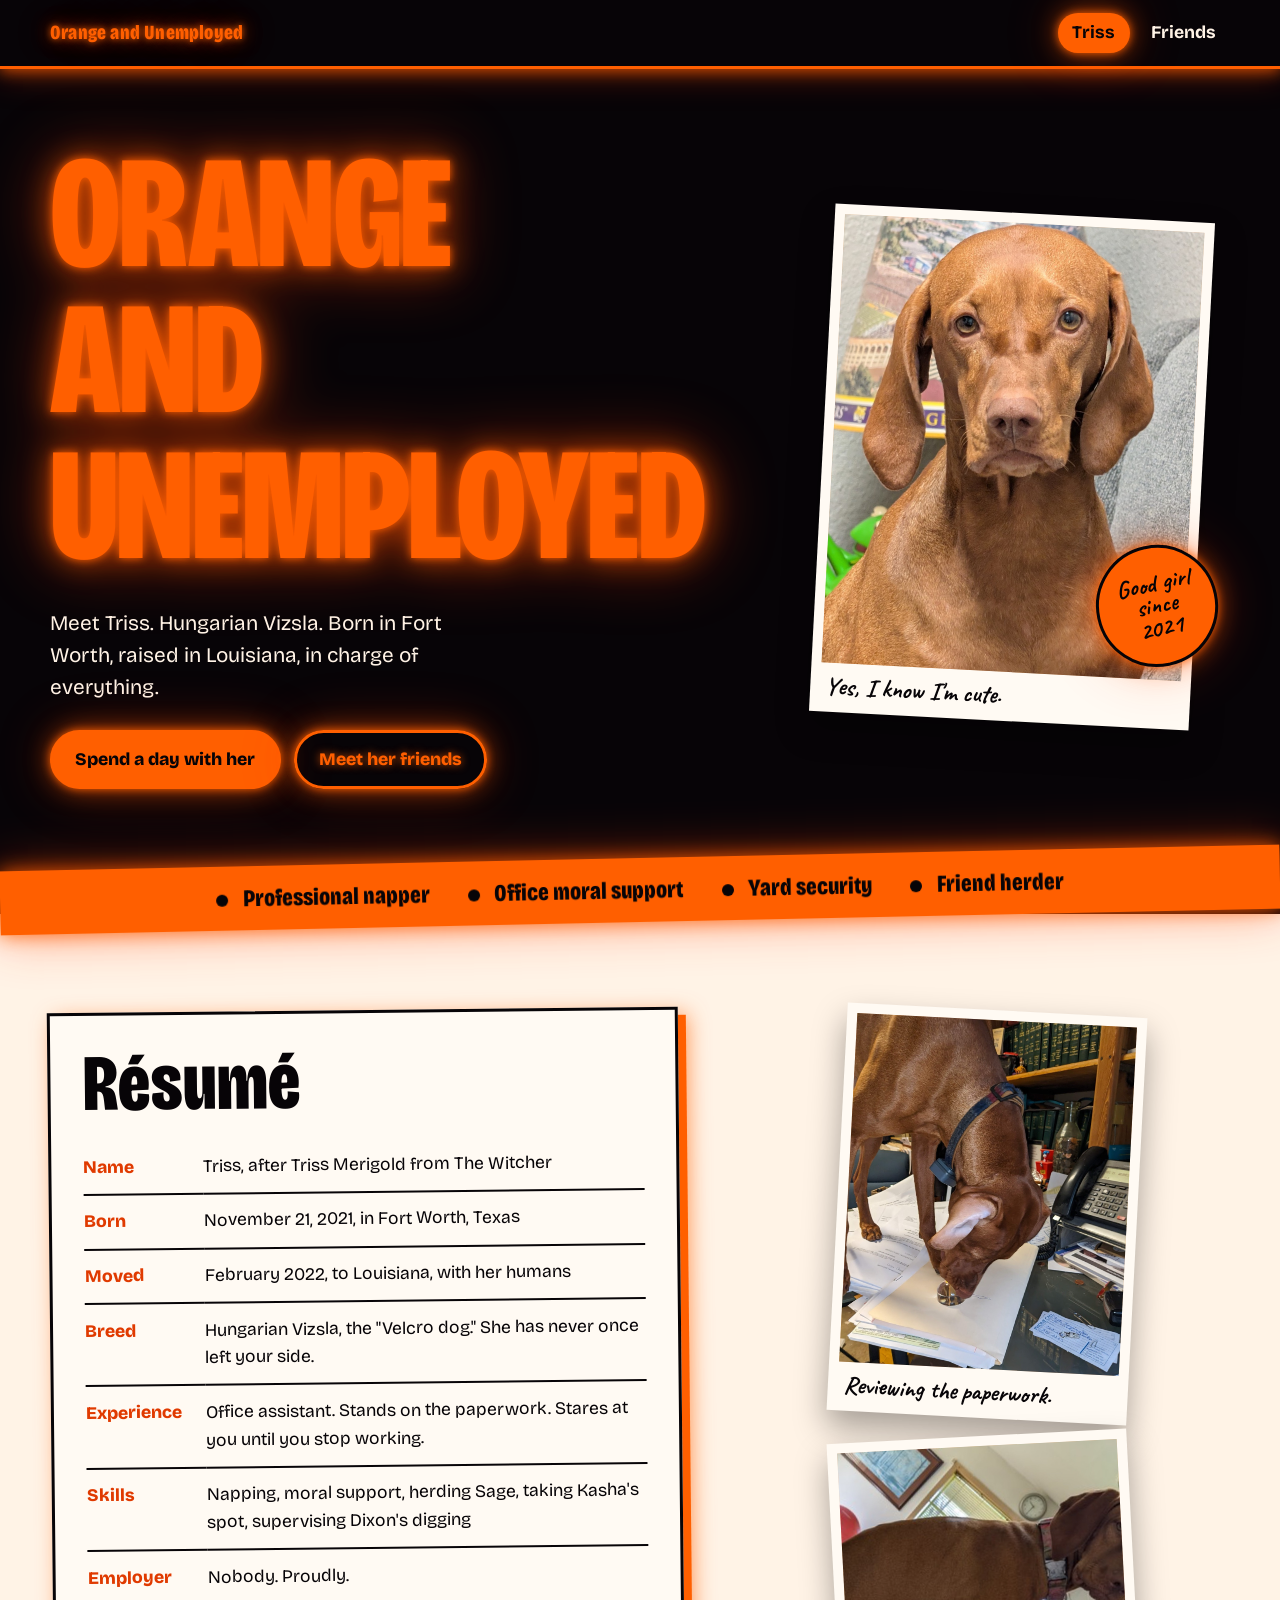
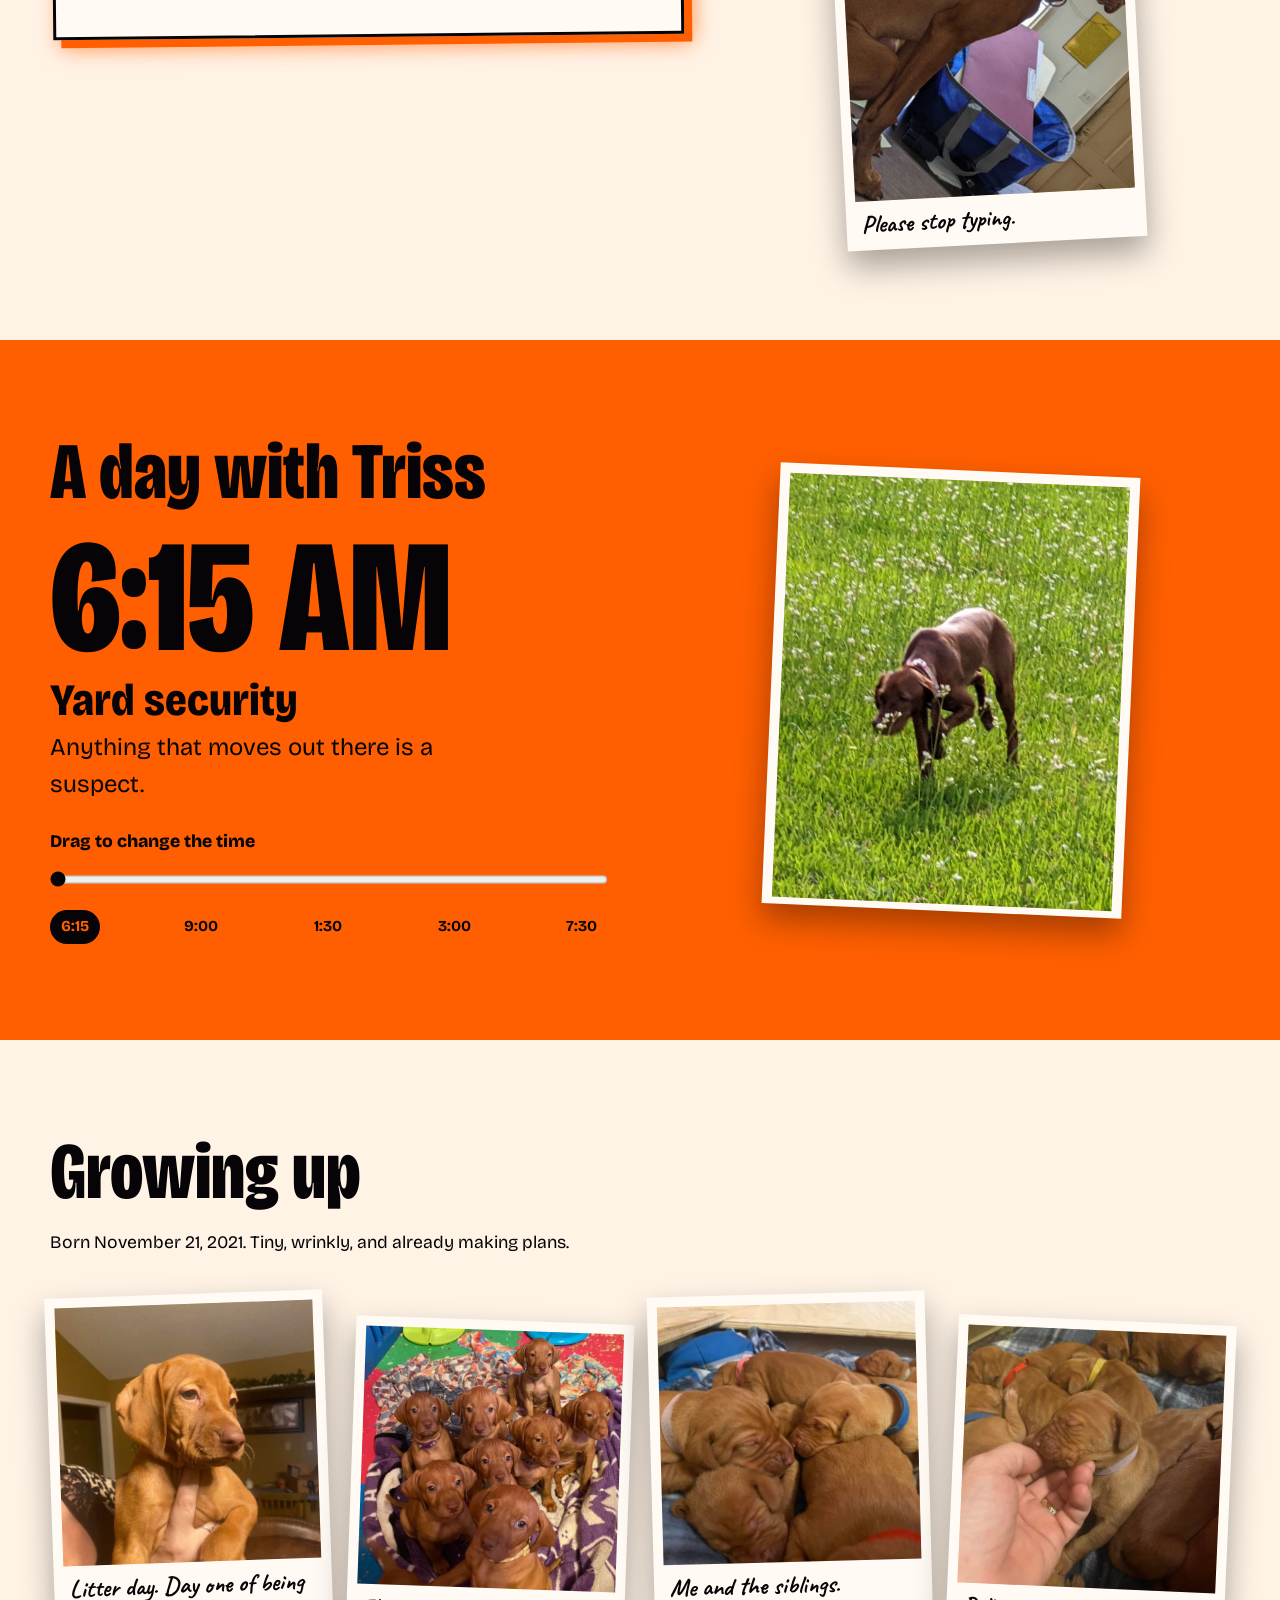
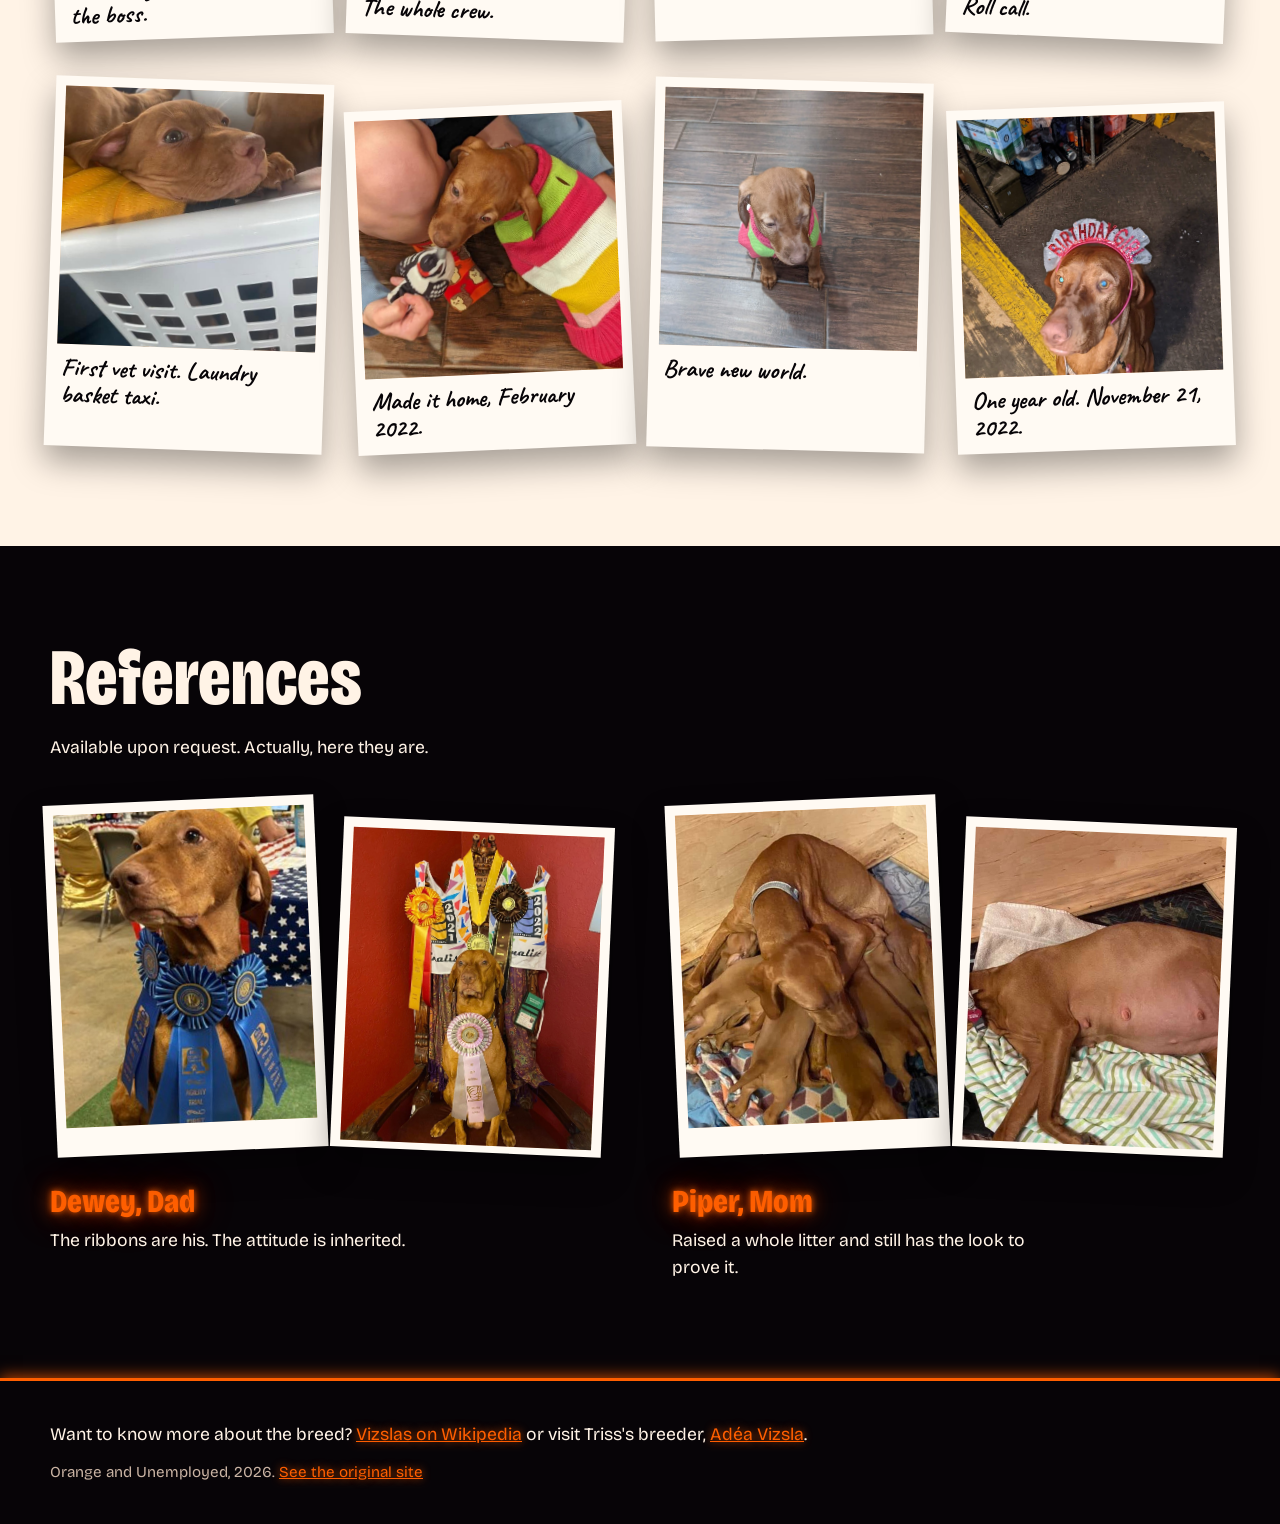
<file: index.html>
<!DOCTYPE html>
<html lang="en">
<head>
  <meta charset="UTF-8">
  <meta name="viewport" content="width=device-width, initial-scale=1.0">
  <title>Orange and Unemployed</title>
  <meta name="description" content="Triss, a Hungarian Vizsla from Fort Worth, Texas. Orange, unemployed, and in charge.">
  <link rel="icon" href="data:image/svg+xml,%3Csvg xmlns='http://www.w3.org/2000/svg' viewBox='0 0 32 32'%3E%3Ccircle cx='16' cy='16' r='16' fill='%23e8703a'/%3E%3Ccircle cx='16' cy='20' r='6' fill='%23141110'/%3E%3Ccircle cx='8' cy='12' r='3' fill='%23141110'/%3E%3Ccircle cx='24' cy='12' r='3' fill='%23141110'/%3E%3Ccircle cx='13' cy='7' r='3' fill='%23141110'/%3E%3Ccircle cx='19' cy='7' r='3' fill='%23141110'/%3E%3C/svg%3E">
  <link rel="preconnect" href="https://fonts.googleapis.com">
  <link rel="preconnect" href="https://fonts.gstatic.com" crossorigin>
  <link rel="stylesheet" href="https://fonts.googleapis.com/css2?family=Bricolage+Grotesque:opsz,wdth,wght@12..96,75..100,400..800&family=Caveat:wght@700&display=swap">
  <link rel="stylesheet" href="styles.css">
</head>
<body>
  <header class="nav">
    <div class="wrap nav__in">
      <a class="nav__logo" href="index.html">Orange and Unemployed</a>
      <nav class="nav__links" aria-label="Main">
        <a href="index.html" aria-current="page">Triss</a>
        <a href="friends.html">Friends</a>
      </nav>
    </div>
  </header>

  <main>
    <section class="hero">
      <div class="wrap hero__grid">
        <div>
          <h1 class="h1" aria-label="Orange and unemployed">
            <span class="h1__line"><span>Orange</span></span>
            <span class="h1__line"><span>and</span></span>
            <span class="h1__line"><span>Unemployed</span></span>
          </h1>
          <p class="hero__lede">Meet Triss. Hungarian Vizsla. Born in Fort Worth, raised in Louisiana, in charge of everything.</p>
          <div class="hero__cta">
            <a class="btn" href="#day">Spend a day with her</a>
            <a class="btn btn--ghost" href="friends.html">Meet her friends</a>
          </div>
        </div>
        <figure class="hero__photo">
          <div class="polaroid">
            <img src="img/triss-headshot.jpg" alt="Triss looking straight at the camera with long floppy ears" style="object-position: 50% 40%">
            <figcaption class="hand">Yes, I know I'm cute.</figcaption>
          </div>
          <div class="badge hand" aria-hidden="true">Good girl<br>since 2021</div>
        </figure>
      </div>
    </section>

    <div class="tape">
      <div class="wrap tape__in">
        <span>Professional napper</span>
        <span>Office moral support</span>
        <span>Yard security</span>
        <span>Friend herder</span>
      </div>
    </div>

    <section class="band band--paper" id="resume">
      <div class="wrap resume">
        <div class="form">
          <h2 class="h2">Résumé</h2>
          <dl>
            <dt>Name</dt>
            <dd>Triss, after Triss Merigold from The Witcher</dd>
            <dt>Born</dt>
            <dd>November 21, 2021, in Fort Worth, Texas</dd>
            <dt>Moved</dt>
            <dd>February 2022, to Louisiana, with her humans</dd>
            <dt>Breed</dt>
            <dd>Hungarian Vizsla, the "Velcro dog." She has never once left your side.</dd>
            <dt>Experience</dt>
            <dd>Office assistant. Stands on the paperwork. Stares at you until you stop working.</dd>
            <dt>Skills</dt>
            <dd>Napping, moral support, herding Sage, taking Kasha's spot, supervising Dixon's digging</dd>
            <dt>Employer</dt>
            <dd>Nobody. Proudly.</dd>
          </dl>
        </div>
        <div class="resume__pics">
          <figure class="polaroid">
            <img src="img/helping-pratice-law.jpg" alt="Triss standing on a desk, nose down on a stack of papers" style="object-position: 70% 25%">
            <figcaption class="hand">Reviewing the paperwork.</figcaption>
          </figure>
          <figure class="polaroid">
            <img src="img/stop-working.jpg" alt="Triss sitting on the desk and staring into the camera" style="object-position: 80% 40%">
            <figcaption class="hand">Please stop typing.</figcaption>
          </figure>
        </div>
      </div>
    </section>

    <section class="band band--orange" id="day">
      <div class="wrap day">
        <div>
          <h2 class="h2">A day with Triss</h2>
          <div class="day__time" id="time" aria-live="polite">6:15 AM</div>
          <div class="day__title" id="title">Yard security</div>
          <p class="day__text" id="text">Anything that moves out there is a suspect.</p>
          <div class="day__ctl">
            <label for="clock">Drag to change the time</label>
            <input type="range" id="clock" min="0" max="4" step="1" value="0">
            <div class="day__stops" id="stops"></div>
          </div>
        </div>
        <figure class="day__photo" id="photoWrap">
          <div class="polaroid">
            <img id="photo" src="img/huntin.jpg" alt="Triss prowling through green grass" style="object-position: 30% 50%">
          </div>
        </figure>
      </div>
    </section>

    <section class="band band--paper" id="growing-up">
      <div class="wrap">
        <h2 class="h2">Growing up</h2>
        <p>Born November 21, 2021. Tiny, wrinkly, and already making plans.</p>
        <div class="roll">
          <figure class="polaroid" style="--r:-2deg">
            <img src="img/triss--on-litter-day.jpg" alt="A tiny Triss held up in someone's hands" style="object-position: 50% 40%">
            <figcaption class="hand">Litter day. Day one of being the boss.</figcaption>
          </figure>
          <figure class="polaroid" style="--r:2deg">
            <img src="img/triss-litter.jpg" alt="The whole litter of Vizsla puppies looking up at the camera">
            <figcaption class="hand">The whole crew.</figcaption>
          </figure>
          <figure class="polaroid" style="--r:-1.5deg">
            <img src="img/triss-and-siblings.jpg" alt="Triss piled up with her siblings">
            <figcaption class="hand">Me and the siblings.</figcaption>
          </figure>
          <figure class="polaroid" style="--r:2.5deg">
            <img src="img/triss-birthday.jpg" alt="Puppies in a pile, one being petted by a hand" style="object-position: 60% 40%">
            <figcaption class="hand">Roll call.</figcaption>
          </figure>
          <figure class="polaroid" style="--r:2deg">
            <img src="img/triss-first-vet-visit.jpg" alt="Triss in a laundry basket on the way to her first vet visit" style="object-position: 70% 60%">
            <figcaption class="hand">First vet visit. Laundry basket taxi.</figcaption>
          </figure>
          <figure class="polaroid" style="--r:-2.5deg">
            <img src="img/triss-made-it-home.jpg" alt="Triss in a striped sweater chewing a toy" style="object-position: 60% 50%">
            <figcaption class="hand">Made it home, February 2022.</figcaption>
          </figure>
          <figure class="polaroid" style="--r:1.5deg">
            <img src="img/brave-new-owrld.jpg" alt="Triss sitting on a wood floor in a pink and green sweater" style="object-position: 50% 55%">
            <figcaption class="hand">Brave new world.</figcaption>
          </figure>
          <figure class="polaroid" style="--r:-2deg">
            <img src="img/first-b-day.jpg" alt="Triss wearing a birthday girl headband" style="object-position: 50% 70%">
            <figcaption class="hand">One year old. November 21, 2022.</figcaption>
          </figure>
        </div>
      </div>
    </section>

    <section class="band" id="references">
      <div class="wrap">
        <h2 class="h2">References</h2>
        <p>Available upon request. Actually, here they are.</p>
        <div class="refs">
          <div>
            <div class="ref__pics">
              <figure class="polaroid">
                <img src="img/daddy-dewey.jpg" alt="Dewey wearing blue ribbons" style="object-position: 50% 30%">
              </figure>
              <figure class="polaroid">
                <img src="img/daddy-dewey2.jpg" alt="Dewey seated on a throne of ribbons" style="object-position: 50% 55%">
              </figure>
            </div>
            <div class="ref__who">Dewey, Dad</div>
            <p class="ref__says">The ribbons are his. The attitude is inherited.</p>
          </div>
          <div>
            <div class="ref__pics">
              <figure class="polaroid">
                <img src="img/momma.jpg" alt="Piper curled up with her puppies" style="object-position: 50% 40%">
              </figure>
              <figure class="polaroid">
                <img src="img/momms-piper.jpg" alt="Piper resting on a blanket">
              </figure>
            </div>
            <div class="ref__who">Piper, Mom</div>
            <p class="ref__says">Raised a whole litter and still has the look to prove it.</p>
          </div>
        </div>
      </div>
    </section>
  </main>

  <footer class="foot">
    <div class="wrap foot__in">
      <p>Want to know more about the breed? <a href="https://en.wikipedia.org/wiki/Vizsla" target="_blank" rel="noopener">Vizslas on Wikipedia</a> or visit Triss's breeder, <a href="https://www.facebook.com/adeavizsla" target="_blank" rel="noopener">Adéa Vizsla</a>.</p>
      <small>Orange and Unemployed, 2026. <a href="old-site/index.html">See the original site</a></small>
    </div>
  </footer>

  <script>
    const stops = [
      { t: "6:15 AM", short: "6:15", title: "Yard security", text: "Anything that moves out there is a suspect.", img: "img/huntin.jpg", alt: "Triss prowling through green grass", pos: "30% 50%" },
      { t: "9:00 AM", short: "9:00", title: "Office assistant", text: "Reviewing the paperwork. With my paws.", img: "img/helping-pratice-law.jpg", alt: "Triss standing on a desk, nose down on papers", pos: "70% 25%" },
      { t: "1:30 PM", short: "1:30", title: "Stop working", text: "This is a formal request. Look at me.", img: "img/stop-working.jpg", alt: "Triss sitting on the desk and staring at the camera", pos: "80% 40%" },
      { t: "3:00 PM", short: "3:00", title: "Safe space", text: "Nap in progress. Do not knock.", img: "img/in-the-safe-space.jpg", alt: "Triss curled up inside a felt dog cave", pos: "50% 50%" },
      { t: "7:30 PM", short: "7:30", title: "Dressed for dinner", text: "Every evening is my birthday if I say so.", img: "img/first-b-day.jpg", alt: "Triss wearing a birthday girl headband", pos: "50% 70%" }
    ];
    const $ = id => document.getElementById(id);
    const clock = $("clock"), stopsEl = $("stops"), wrap = $("photoWrap"), photo = $("photo");
    stops.forEach((s, i) => {
      const b = document.createElement("button");
      b.type = "button"; b.textContent = s.short;
      b.addEventListener("click", () => { clock.value = i; show(i); });
      stopsEl.appendChild(b);
    });
    function show(i) {
      const s = stops[i];
      $("time").textContent = s.t;
      $("title").textContent = s.title;
      $("text").textContent = s.text;
      clock.setAttribute("aria-valuetext", s.t + ", " + s.title);
      [...stopsEl.children].forEach((b, n) => b.setAttribute("aria-pressed", n === i));
      wrap.classList.add("is-swap");
      setTimeout(() => {
        photo.src = s.img; photo.alt = s.alt; photo.style.objectPosition = s.pos;
        photo.onload = () => wrap.classList.remove("is-swap");
        setTimeout(() => wrap.classList.remove("is-swap"), 400);
      }, 200);
    }
    clock.addEventListener("input", () => show(+clock.value));
    show(0);
  </script>
</body>
</html>
</file>
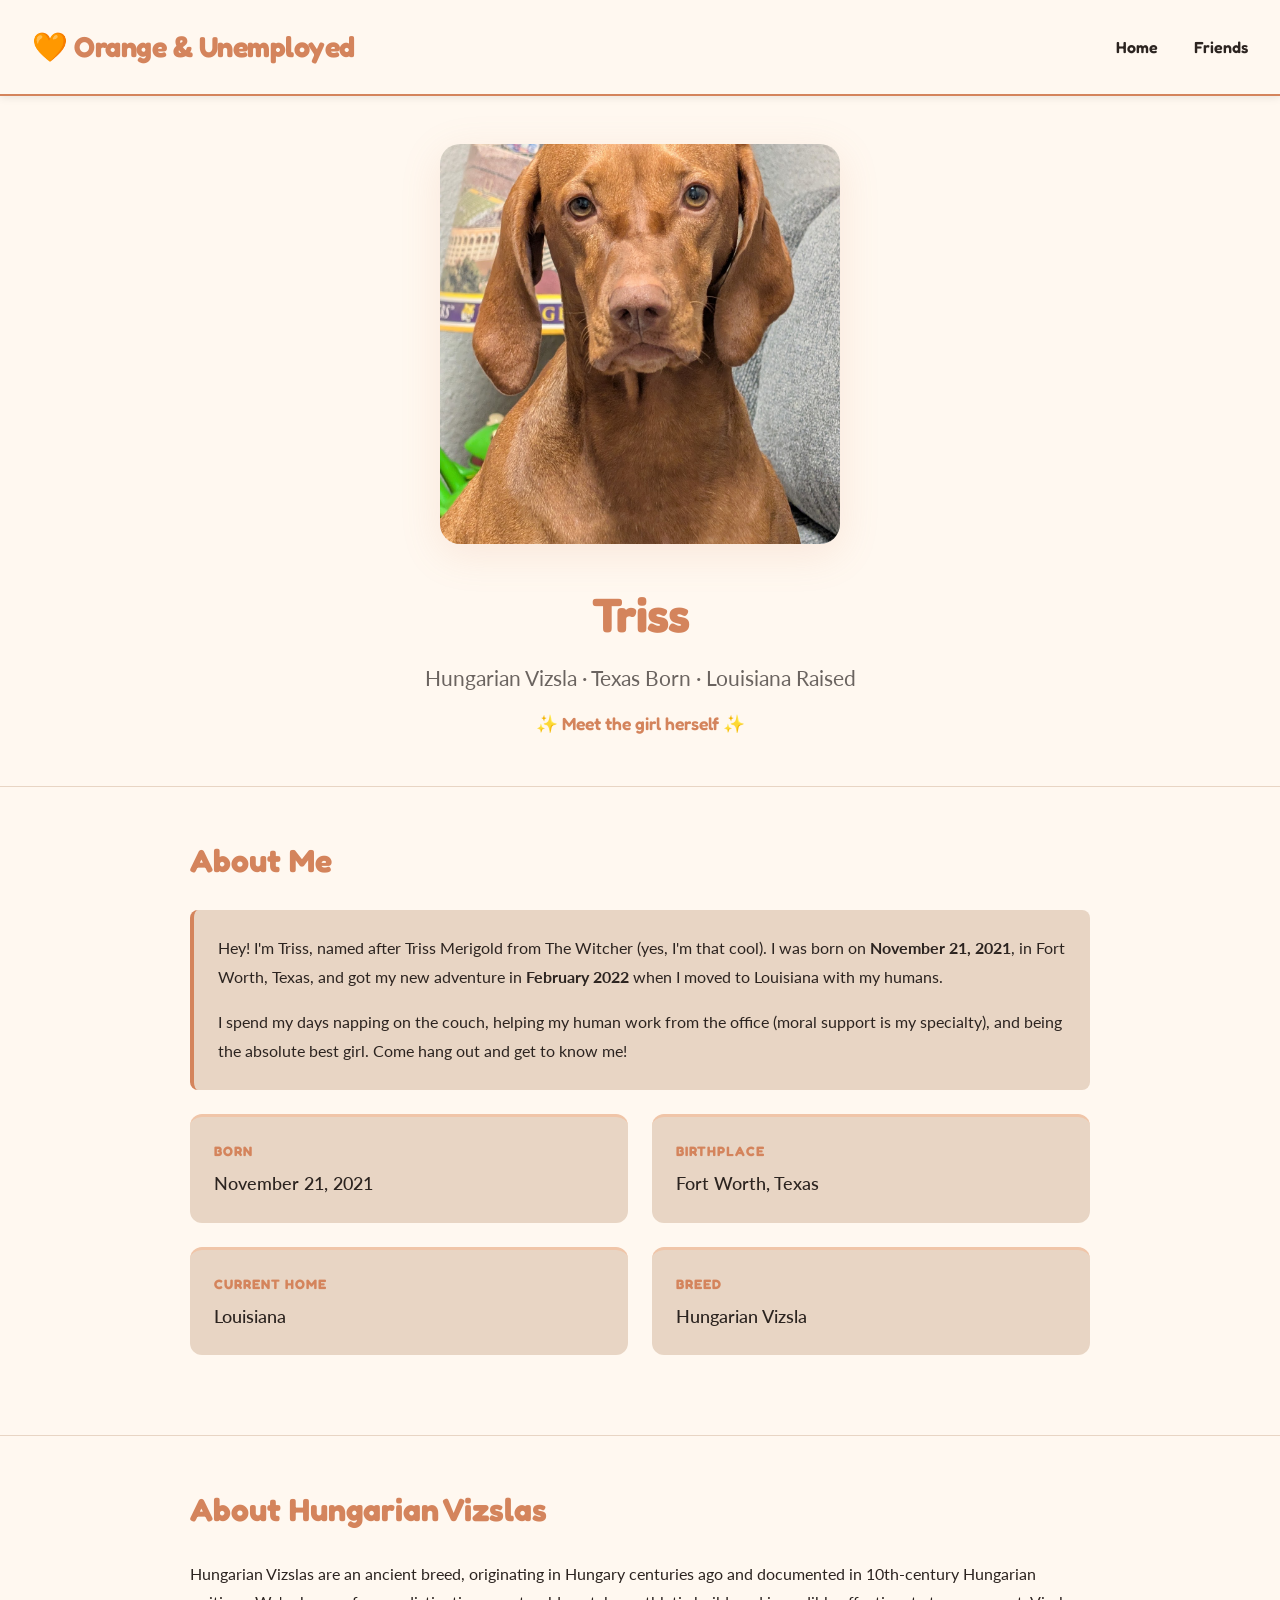
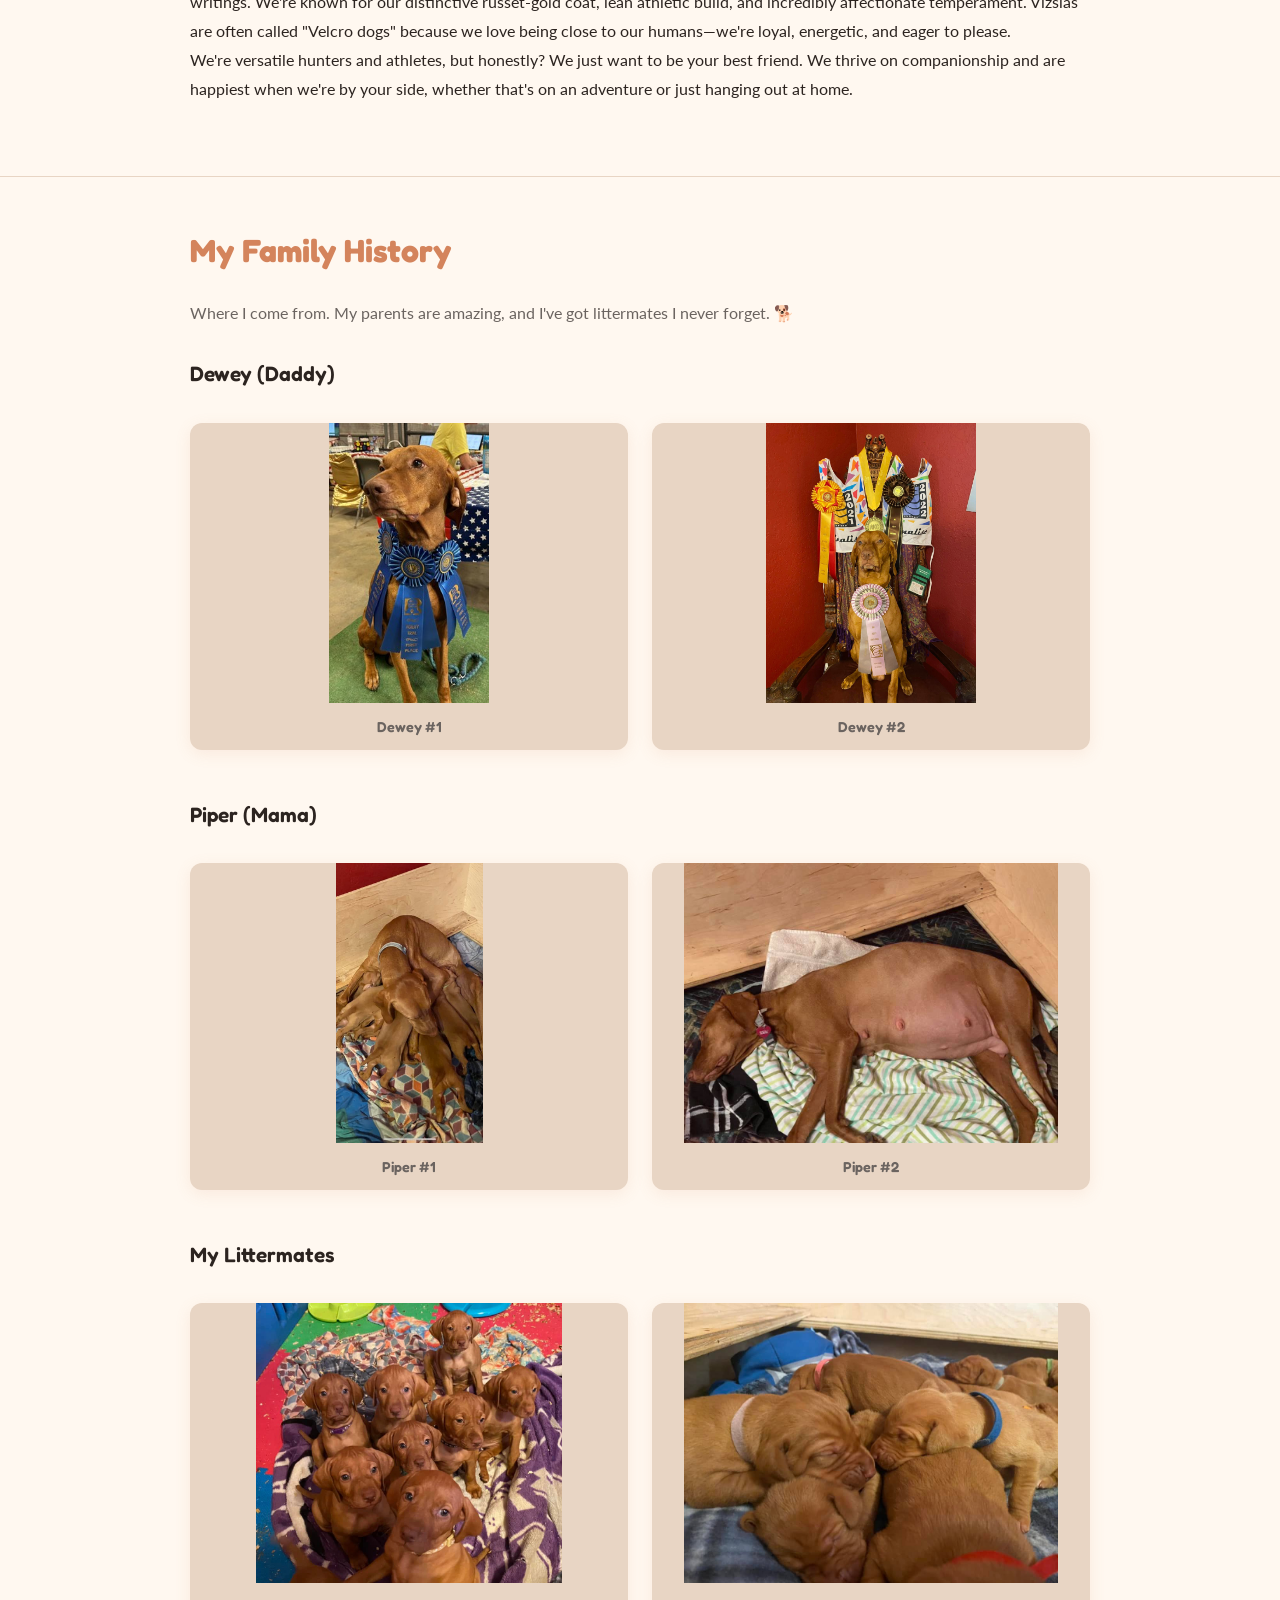
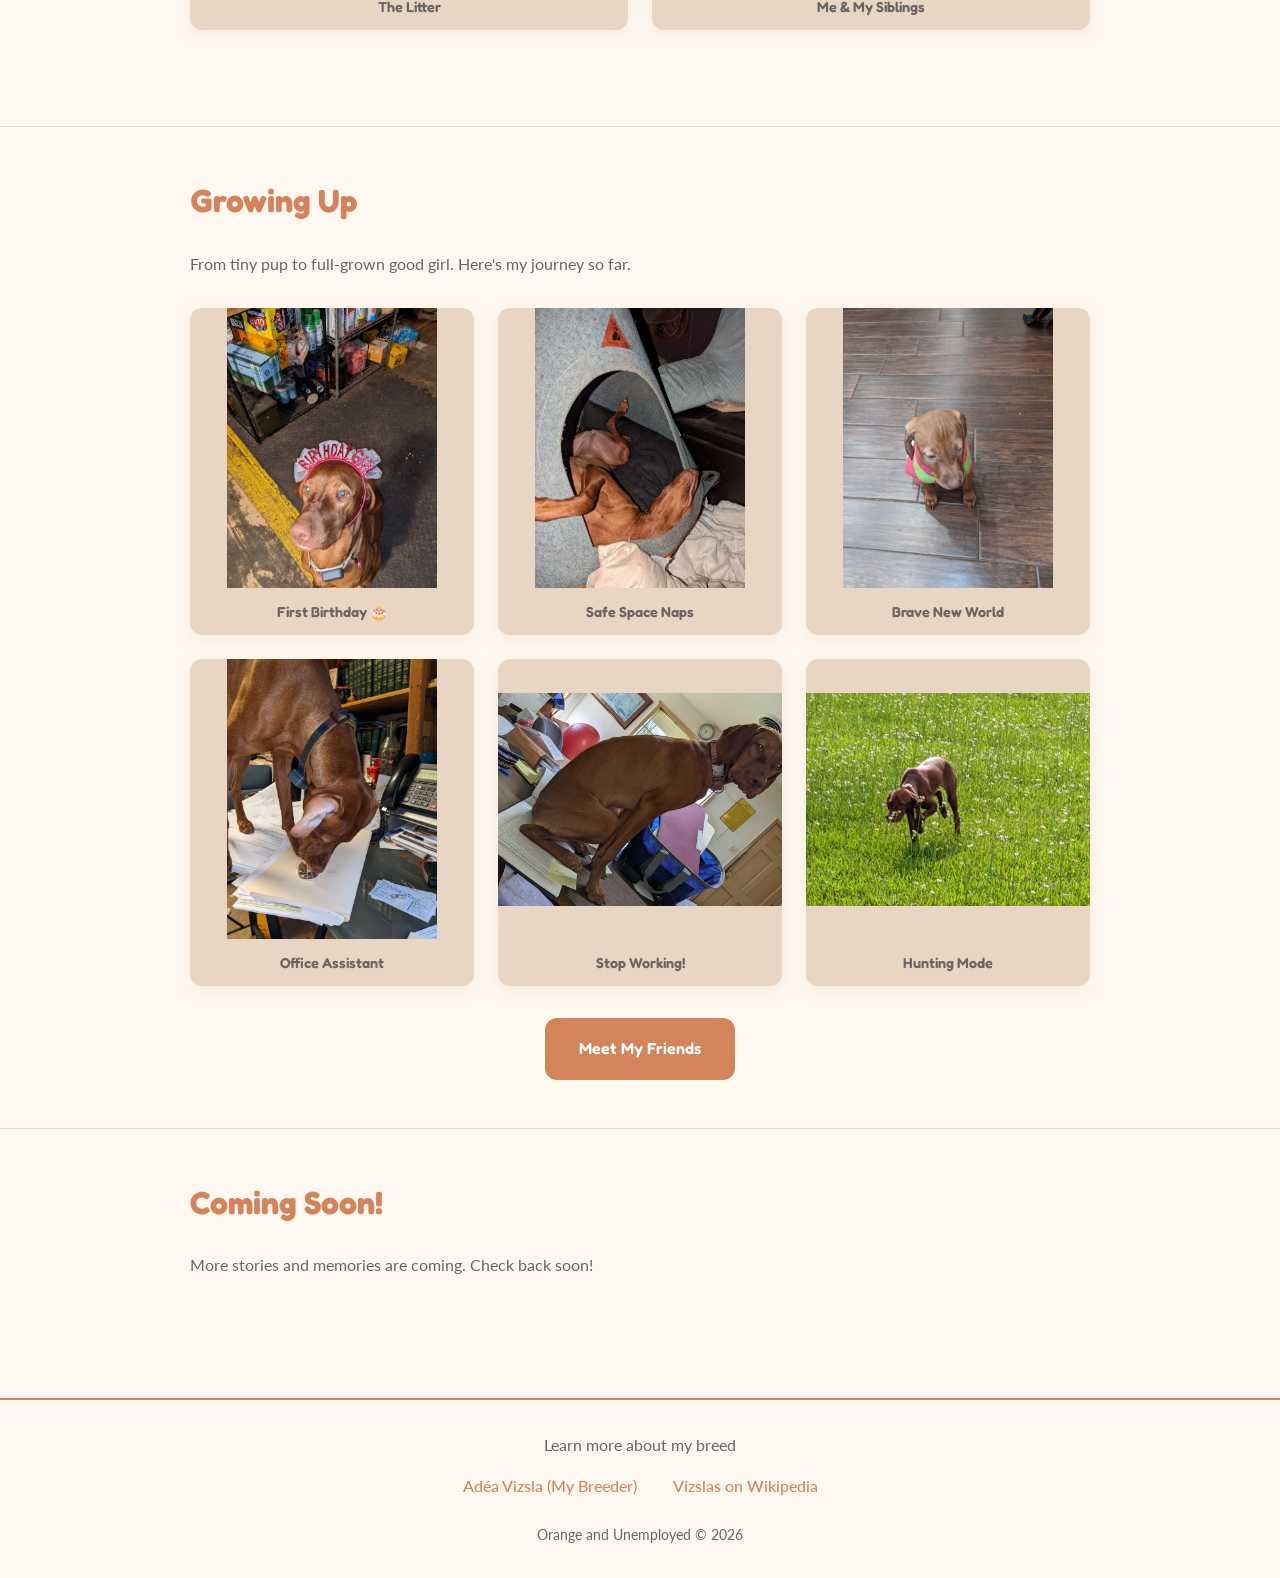
<file: old-site/index.html>
<!DOCTYPE html>
<html lang="en">
<head>
    <meta charset="UTF-8">
    <meta name="viewport" content="width=device-width, initial-scale=1.0">
    <title>Orange and Unemployed</title>
    <link rel="stylesheet" href="https://fonts.googleapis.com/css2?family=Fredoka:wght@400;600;700&family=Lato:wght@400;700&display=swap">
    <style>
        :root {
            --vizsla-rust: #D4845C;
            --cream: #FFF8F0;
            --chocolate: #2C2420;
            --peach: #F0C5A8;
            --slate: #6B6460;
            --cream-dark: #E8D5C4;
        }

        @media (prefers-color-scheme: dark) {
            :root:not([data-theme="light"]) {
                --vizsla-rust: #E8A876;
                --cream: #1A1815;
                --chocolate: #F5F0EB;
                --peach: #D4956F;
                --slate: #B8AFA5;
                --cream-dark: #2A241A;
            }
        }

        :root[data-theme="dark"] {
            --vizsla-rust: #E8A876;
            --cream: #1A1815;
            --chocolate: #F5F0EB;
            --peach: #D4956F;
            --slate: #B8AFA5;
            --cream-dark: #2A241A;
        }

        * {
            margin: 0;
            padding: 0;
            box-sizing: border-box;
        }

        body {
            font-family: 'Lato', -apple-system, BlinkMacSystemFont, 'Segoe UI', sans-serif;
            color: var(--chocolate);
            background: var(--cream);
            line-height: 1.6;
        }

        /* Navigation */
        nav {
            position: sticky;
            top: 0;
            background: var(--cream);
            border-bottom: 2px solid var(--vizsla-rust);
            padding: 1.5rem 2rem;
            display: flex;
            justify-content: space-between;
            align-items: center;
            z-index: 100;
            box-shadow: 0 2px 8px rgba(0, 0, 0, 0.08);
        }

        nav h1 {
            font-family: 'Fredoka', sans-serif;
            font-size: 1.8rem;
            font-weight: 700;
            color: var(--vizsla-rust);
            letter-spacing: -0.5px;
        }

        nav a {
            font-family: 'Fredoka', sans-serif;
            font-size: 1rem;
            font-weight: 600;
            color: var(--chocolate);
            text-decoration: none;
            margin-left: 2rem;
            transition: color 0.2s;
        }

        nav a:hover {
            color: var(--vizsla-rust);
        }

        /* Hero Section */
        .hero {
            display: flex;
            flex-direction: column;
            align-items: center;
            justify-content: center;
            padding: 3rem 2rem;
            gap: 2rem;
            max-width: 900px;
            margin: 0 auto;
        }

        .hero-image {
            width: 100%;
            max-width: 400px;
            aspect-ratio: 1;
            border-radius: 20px;
            overflow: hidden;
            box-shadow: 0 10px 40px rgba(212, 132, 92, 0.15);
        }

        .hero-image img {
            width: 100%;
            height: 100%;
            object-fit: cover;
        }

        .hero-content {
            text-align: center;
        }

        .hero h2 {
            font-family: 'Fredoka', sans-serif;
            font-size: 3rem;
            font-weight: 700;
            color: var(--vizsla-rust);
            margin-bottom: 0.5rem;
            letter-spacing: -1px;
        }

        .hero p {
            font-size: 1.3rem;
            color: var(--slate);
            margin-bottom: 1rem;
            font-weight: 400;
        }

        .tagline {
            font-family: 'Fredoka', sans-serif;
            font-size: 1.1rem;
            font-weight: 600;
            color: var(--vizsla-rust);
        }

        /* Sections */
        .section {
            padding: 3rem 2rem;
            border-top: 1px solid var(--cream-dark);
        }

        .section-content {
            max-width: 900px;
            margin: 0 auto;
        }

        .section h3 {
            font-family: 'Fredoka', sans-serif;
            font-size: 2rem;
            font-weight: 700;
            color: var(--vizsla-rust);
            margin-bottom: 1.5rem;
            text-wrap: balance;
        }

        .section h4 {
            font-family: 'Fredoka', sans-serif;
            font-size: 1.3rem;
            font-weight: 600;
            color: var(--chocolate);
            margin-bottom: 1rem;
        }

        .about-triss {
            background: var(--cream-dark);
            border-left: 4px solid var(--vizsla-rust);
            padding: 1.5rem;
            border-radius: 8px;
            margin-bottom: 1.5rem;
        }

        .about-triss p {
            font-size: 1rem;
            line-height: 1.8;
            margin-bottom: 1rem;
        }

        .about-triss p:last-child {
            margin-bottom: 0;
        }

        .facts {
            display: grid;
            grid-template-columns: 1fr 1fr;
            gap: 1.5rem;
            margin-bottom: 2rem;
        }

        .fact-card {
            background: var(--cream-dark);
            padding: 1.5rem;
            border-radius: 12px;
            border-top: 3px solid var(--peach);
        }

        .fact-label {
            font-family: 'Fredoka', sans-serif;
            font-size: 0.85rem;
            font-weight: 700;
            color: var(--vizsla-rust);
            text-transform: uppercase;
            letter-spacing: 1px;
            margin-bottom: 0.5rem;
        }

        .fact-value {
            font-size: 1.1rem;
            color: var(--chocolate);
            font-weight: 500;
        }

        .breed-info {
            font-size: 1rem;
            line-height: 1.8;
            color: var(--chocolate);
            margin-bottom: 1.5rem;
        }

        /* Photo Gallery */
        .gallery {
            display: grid;
            grid-template-columns: repeat(auto-fit, minmax(250px, 1fr));
            gap: 1.5rem;
            margin-top: 2rem;
        }

        .gallery-item {
            border-radius: 12px;
            overflow: hidden;
            box-shadow: 0 4px 16px rgba(212, 132, 92, 0.12);
            transition: transform 0.3s, box-shadow 0.3s;
            background: var(--cream-dark);
        }

        .gallery-item img {
            width: 100%;
            height: 280px;
            object-fit: contain;
            display: block;
        }

        .gallery-item:hover {
            transform: translateY(-4px);
            box-shadow: 0 8px 24px rgba(212, 132, 92, 0.2);
        }

        .gallery-label {
            font-family: 'Fredoka', sans-serif;
            font-size: 0.9rem;
            font-weight: 600;
            color: var(--slate);
            padding: 0.75rem;
            text-align: center;
        }

        .family-subsection {
            margin-bottom: 3rem;
        }

        /* Buttons & Links */
        .button-group {
            display: flex;
            gap: 1rem;
            margin-top: 2rem;
            justify-content: center;
            flex-wrap: wrap;
        }

        .btn {
            font-family: 'Fredoka', sans-serif;
            font-size: 1rem;
            font-weight: 600;
            padding: 1rem 2rem;
            border-radius: 12px;
            text-decoration: none;
            transition: all 0.2s;
            border: 2px solid var(--vizsla-rust);
            cursor: pointer;
        }

        .btn-primary {
            background: var(--vizsla-rust);
            color: white;
        }

        .btn-primary:hover {
            background: var(--chocolate);
            border-color: var(--chocolate);
            transform: translateY(-2px);
        }

        .btn-secondary {
            background: transparent;
            color: var(--vizsla-rust);
        }

        .btn-secondary:hover {
            background: var(--peach);
            color: var(--chocolate);
            border-color: var(--peach);
        }

        /* Footer */
        footer {
            padding: 2rem;
            text-align: center;
            border-top: 2px solid var(--vizsla-rust);
            margin-top: 3rem;
        }

        footer a {
            color: var(--vizsla-rust);
            text-decoration: none;
            margin: 0 1rem;
            font-weight: 500;
            transition: color 0.2s;
        }

        footer a:hover {
            color: var(--chocolate);
        }

        @media (max-width: 768px) {
            nav {
                flex-direction: column;
                gap: 1rem;
            }

            nav a {
                margin-left: 0;
            }

            .hero h2 {
                font-size: 2rem;
            }

            .section h3 {
                font-size: 1.5rem;
            }

            .facts {
                grid-template-columns: 1fr;
            }
        }
    </style>
</head>
<body>
    <nav>
        <h1>🧡 Orange & Unemployed</h1>
        <div>
            <a href="#home">Home</a>
            <a href="friends.html">Friends</a>
        </div>
    </nav>

    <section class="hero" id="home">
        <div class="hero-image">
            <img src="images/triss headshot.jpg" alt="Triss headshot">
        </div>
        <div class="hero-content">
            <h2>Triss</h2>
            <p>Hungarian Vizsla · Texas Born · Louisiana Raised</p>
            <span class="tagline">✨ Meet the girl herself ✨</span>
        </div>
    </section>

    <section class="section">
        <div class="section-content">
            <h3>About Me</h3>
            <div class="about-triss">
                <p>Hey! I'm Triss, named after Triss Merigold from The Witcher (yes, I'm that cool). I was born on <strong>November 21, 2021</strong>, in Fort Worth, Texas, and got my new adventure in <strong>February 2022</strong> when I moved to Louisiana with my humans.</p>
                <p>I spend my days napping on the couch, helping my human work from the office (moral support is my specialty), and being the absolute best girl. Come hang out and get to know me!</p>
            </div>

            <div class="facts">
                <div class="fact-card">
                    <div class="fact-label">Born</div>
                    <div class="fact-value">November 21, 2021</div>
                </div>
                <div class="fact-card">
                    <div class="fact-label">Birthplace</div>
                    <div class="fact-value">Fort Worth, Texas</div>
                </div>
                <div class="fact-card">
                    <div class="fact-label">Current Home</div>
                    <div class="fact-value">Louisiana</div>
                </div>
                <div class="fact-card">
                    <div class="fact-label">Breed</div>
                    <div class="fact-value">Hungarian Vizsla</div>
                </div>
            </div>
        </div>
    </section>

    <section class="section">
        <div class="section-content">
            <h3>About Hungarian Vizslas</h3>
            <div class="breed-info">
                <p>Hungarian Vizslas are an ancient breed, originating in Hungary centuries ago and documented in 10th-century Hungarian writings. We're known for our distinctive russet-gold coat, lean athletic build, and incredibly affectionate temperament. Vizslas are often called "Velcro dogs" because we love being close to our humans—we're loyal, energetic, and eager to please.</p>
                <p>We're versatile hunters and athletes, but honestly? We just want to be your best friend. We thrive on companionship and are happiest when we're by your side, whether that's on an adventure or just hanging out at home.</p>
            </div>
        </div>
    </section>

    <section class="section">
        <div class="section-content">
            <h3>My Family History</h3>
            <p style="margin-bottom: 2rem; color: var(--slate);">Where I come from. My parents are amazing, and I've got littermates I never forget. 🐕</p>

            <div class="family-subsection">
                <h4>Dewey (Daddy)</h4>
                <div class="gallery">
                    <div class="gallery-item">
                        <img src="images/Daddy dewey.jpg" alt="Dewey - Triss's dad">
                        <div class="gallery-label">Dewey #1</div>
                    </div>
                    <div class="gallery-item">
                        <img src="images/Daddy dewey2.jpg" alt="Dewey - Triss's dad">
                        <div class="gallery-label">Dewey #2</div>
                    </div>
                </div>
            </div>

            <div class="family-subsection">
                <h4>Piper (Mama)</h4>
                <div class="gallery">
                    <div class="gallery-item">
                        <img src="images/momma.jpg" alt="Piper - Triss's mom">
                        <div class="gallery-label">Piper #1</div>
                    </div>
                    <div class="gallery-item">
                        <img src="images/momms piper.jpg" alt="Piper - Triss's mom">
                        <div class="gallery-label">Piper #2</div>
                    </div>
                </div>
            </div>

            <div class="family-subsection">
                <h4>My Littermates</h4>
                <div class="gallery">
                    <div class="gallery-item">
                        <img src="images/triss litter.jpg" alt="Triss's litter">
                        <div class="gallery-label">The Litter</div>
                    </div>
                    <div class="gallery-item">
                        <img src="images/triss and siblings.jpg" alt="Triss with her siblings">
                        <div class="gallery-label">Me & My Siblings</div>
                    </div>
                </div>
            </div>
        </div>
    </section>

    <section class="section">
        <div class="section-content">
            <h3>Growing Up</h3>
            <p style="margin-bottom: 2rem; color: var(--slate);">From tiny pup to full-grown good girl. Here's my journey so far.</p>

            <div class="gallery">
                <div class="gallery-item">
                    <img src="images/First B Day.jpg" alt="Triss's first birthday">
                    <div class="gallery-label">First Birthday 🎂</div>
                </div>
                <div class="gallery-item">
                    <img src="images/In the safe space.jpg" alt="Triss relaxing">
                    <div class="gallery-label">Safe Space Naps</div>
                </div>
                <div class="gallery-item">
                    <img src="images/Brave new owrld.jpg" alt="Triss exploring">
                    <div class="gallery-label">Brave New World</div>
                </div>
                <div class="gallery-item">
                    <img src="images/Helping Pratice Law.jpg" alt="Triss helping with work">
                    <div class="gallery-label">Office Assistant</div>
                </div>
                <div class="gallery-item">
                    <img src="images/Stop Working.jpg" alt="Triss demanding attention">
                    <div class="gallery-label">Stop Working!</div>
                </div>
                <div class="gallery-item">
                    <img src="images/Huntin.jpg" alt="Triss hunting">
                    <div class="gallery-label">Hunting Mode</div>
                </div>
            </div>

            <div class="button-group">
                <a href="friends.html" class="btn btn-primary">Meet My Friends</a>
            </div>
        </div>
    </section>

    <section class="section" id="friends">
        <div class="section-content">
            <h3>Coming Soon!</h3>
            <p style="margin-bottom: 1.5rem; color: var(--slate);">More stories and memories are coming. Check back soon!</p>
        </div>
    </section>

    <footer>
        <p style="margin-bottom: 1rem; color: var(--slate);">Learn more about my breed</p>
        <div>
            <a href="https://www.facebook.com/adeavizsla" target="_blank">Adéa Vizsla (My Breeder)</a>
            <a href="https://en.wikipedia.org/wiki/Vizsla" target="_blank">Vizslas on Wikipedia</a>
        </div>
        <p style="margin-top: 1.5rem; font-size: 0.9rem; color: var(--slate);">Orange and Unemployed © 2026</p>
    </footer>
</body>
</html>
</file>
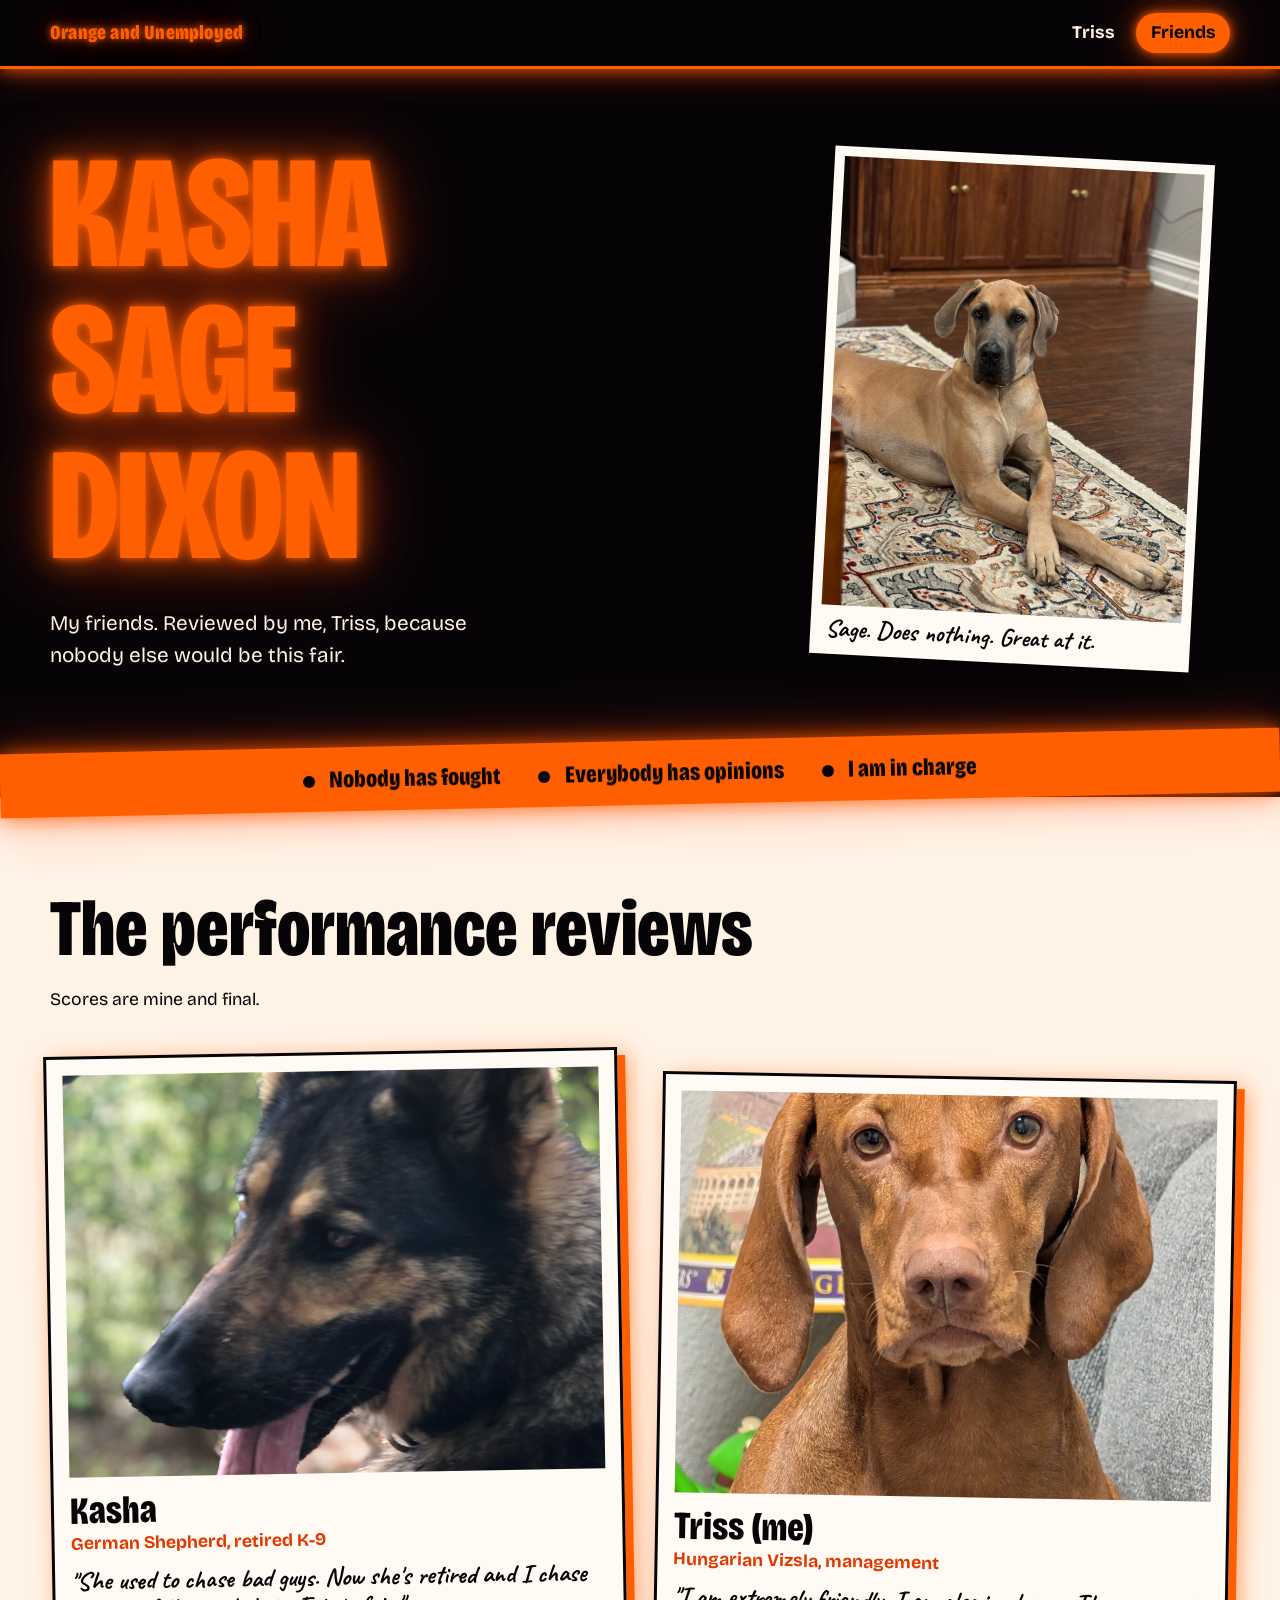
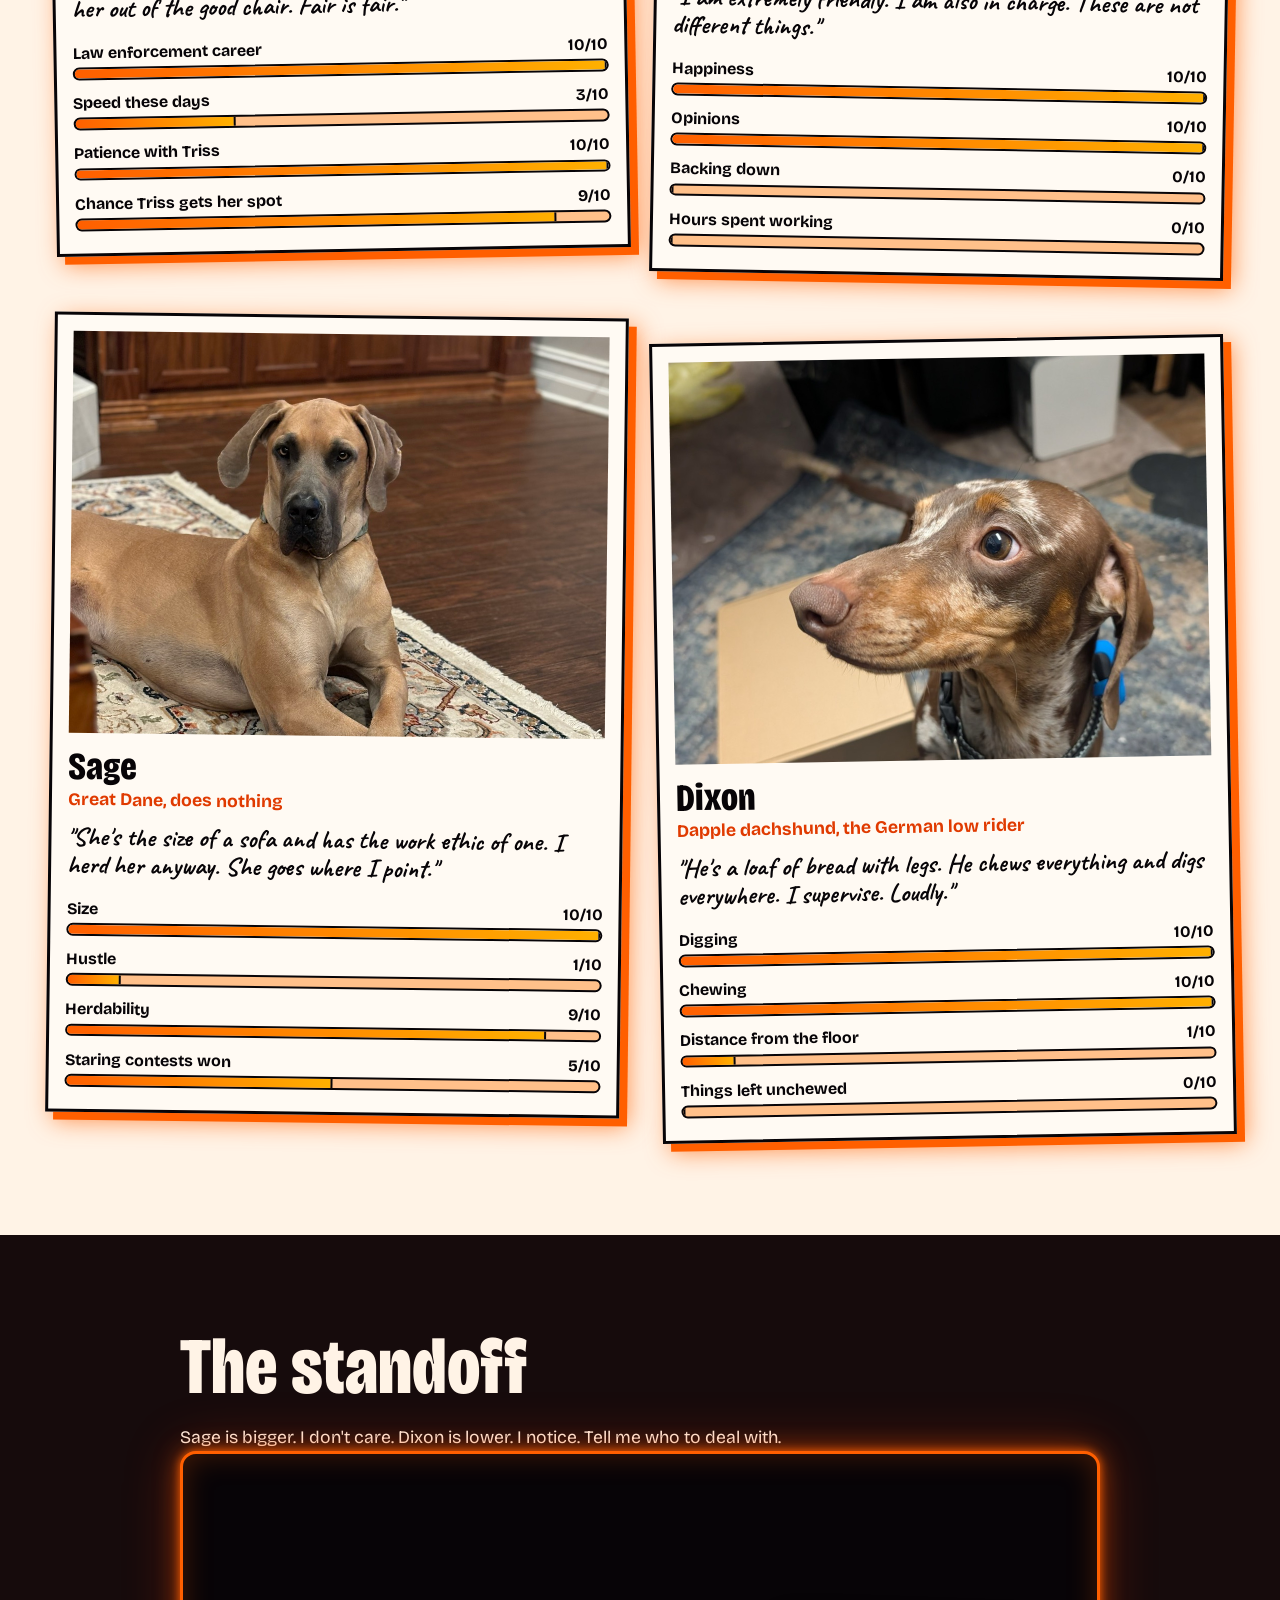
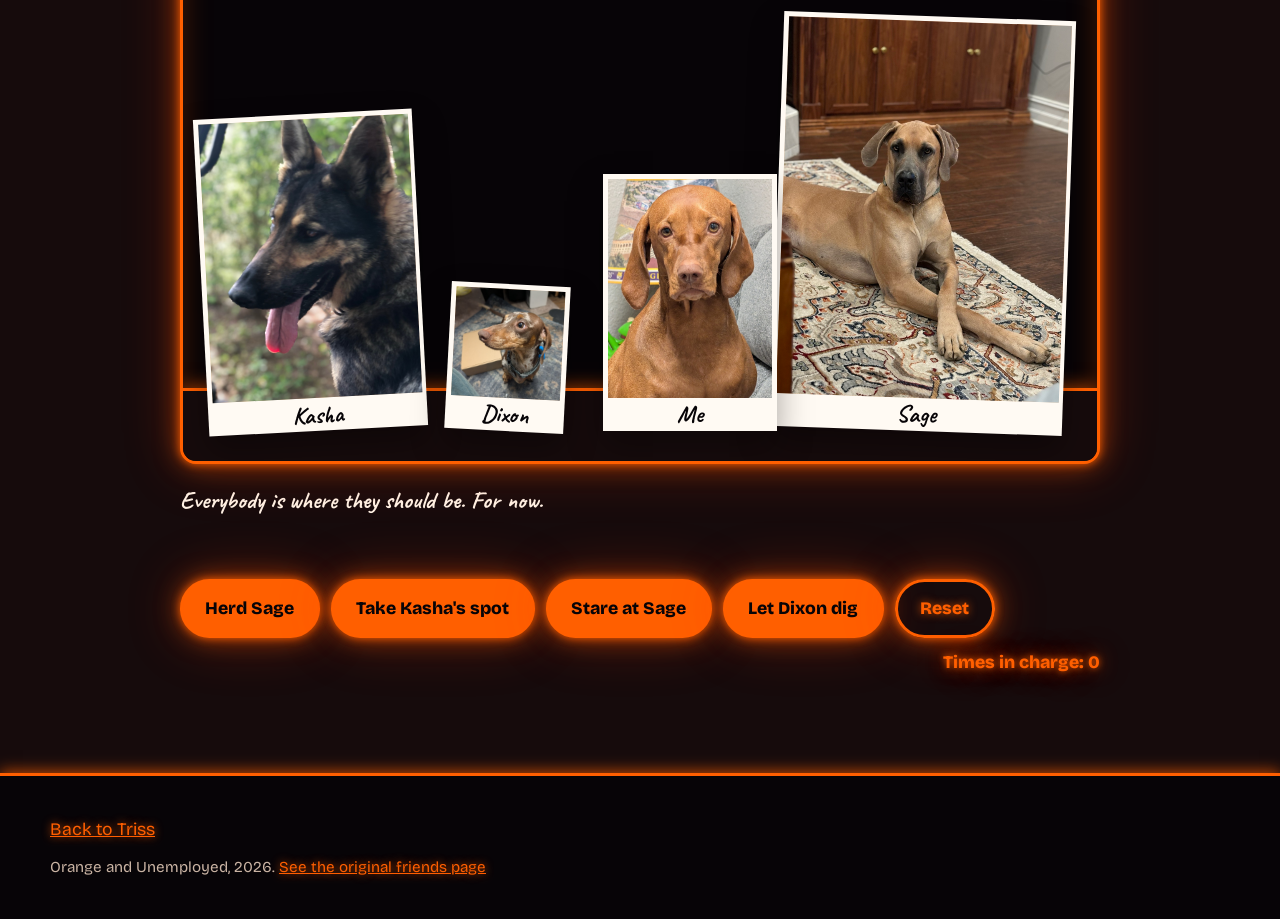
<file: friends.html>
<!DOCTYPE html>
<html lang="en">
<head>
  <meta charset="UTF-8">
  <meta name="viewport" content="width=device-width, initial-scale=1.0">
  <title>Triss's Friends | Orange and Unemployed</title>
  <meta name="description" content="Kasha the retired K-9, Sage the Great Dane and Dixon the digger, as reviewed by Triss.">
  <link rel="icon" href="data:image/svg+xml,%3Csvg xmlns='http://www.w3.org/2000/svg' viewBox='0 0 32 32'%3E%3Ccircle cx='16' cy='16' r='16' fill='%23e8703a'/%3E%3Ccircle cx='16' cy='20' r='6' fill='%23141110'/%3E%3Ccircle cx='8' cy='12' r='3' fill='%23141110'/%3E%3Ccircle cx='24' cy='12' r='3' fill='%23141110'/%3E%3Ccircle cx='13' cy='7' r='3' fill='%23141110'/%3E%3Ccircle cx='19' cy='7' r='3' fill='%23141110'/%3E%3C/svg%3E">
  <link rel="preconnect" href="https://fonts.googleapis.com">
  <link rel="preconnect" href="https://fonts.gstatic.com" crossorigin>
  <link rel="stylesheet" href="https://fonts.googleapis.com/css2?family=Bricolage+Grotesque:opsz,wdth,wght@12..96,75..100,400..800&family=Caveat:wght@700&display=swap">
  <link rel="stylesheet" href="styles.css">
</head>
<body>
  <header class="nav">
    <div class="wrap nav__in">
      <a class="nav__logo" href="index.html">Orange and Unemployed</a>
      <nav class="nav__links" aria-label="Main">
        <a href="index.html">Triss</a>
        <a href="friends.html" aria-current="page">Friends</a>
      </nav>
    </div>
  </header>

  <main>
    <section class="hero">
      <div class="wrap hero__grid">
        <div>
          <h1 class="h1" aria-label="Kasha, Sage and Dixon">
            <span class="h1__line"><span>Kasha</span></span>
            <span class="h1__line"><span>Sage</span></span>
            <span class="h1__line"><span>Dixon</span></span>
          </h1>
          <p class="hero__lede">My friends. Reviewed by me, Triss, because nobody else would be this fair.</p>
        </div>
        <figure class="hero__photo">
          <div class="polaroid">
            <img src="img/sage.jpg" alt="Sage the Great Dane lying on a rug" style="object-position: 30% 40%">
            <figcaption class="hand">Sage. Does nothing. Great at it.</figcaption>
          </div>
        </figure>
      </div>
    </section>

    <div class="tape">
      <div class="wrap tape__in">
        <span>Nobody has fought</span>
        <span>Everybody has opinions</span>
        <span>I am in charge</span>
      </div>
    </div>

    <section class="band band--paper">
      <div class="wrap">
        <h2 class="h2">The performance reviews</h2>
        <p>Scores are mine and final.</p>
        <div class="pals">
          <article class="pal">
            <img src="img/kasha.jpg" alt="Kasha, a German Shepherd, with her tongue out" style="object-position: 40% 40%">
            <h3>Kasha</h3>
            <div class="pal__job">German Shepherd, retired K-9</div>
            <p class="pal__says hand">"She used to chase bad guys. Now she's retired and I chase her out of the good chair. Fair is fair."</p>
            <div class="stats">
              <div class="stat"><span>Law enforcement career</span><span>10/10</span><div class="stat__bar"><i style="--v:10"></i></div></div>
              <div class="stat"><span>Speed these days</span><span>3/10</span><div class="stat__bar"><i style="--v:3"></i></div></div>
              <div class="stat"><span>Patience with Triss</span><span>10/10</span><div class="stat__bar"><i style="--v:10"></i></div></div>
              <div class="stat"><span>Chance Triss gets her spot</span><span>9/10</span><div class="stat__bar"><i style="--v:9"></i></div></div>
            </div>
          </article>

          <article class="pal">
            <img src="img/triss-headshot.jpg" alt="Triss staring at the camera" style="object-position: 50% 40%">
            <h3>Triss (me)</h3>
            <div class="pal__job">Hungarian Vizsla, management</div>
            <p class="pal__says hand">"I am extremely friendly. I am also in charge. These are not different things."</p>
            <div class="stats">
              <div class="stat"><span>Happiness</span><span>10/10</span><div class="stat__bar"><i style="--v:10"></i></div></div>
              <div class="stat"><span>Opinions</span><span>10/10</span><div class="stat__bar"><i style="--v:10"></i></div></div>
              <div class="stat"><span>Backing down</span><span>0/10</span><div class="stat__bar"><i style="--v:0"></i></div></div>
              <div class="stat"><span>Hours spent working</span><span>0/10</span><div class="stat__bar"><i style="--v:0"></i></div></div>
            </div>
          </article>

          <article class="pal">
            <img src="img/sage.jpg" alt="Sage the Great Dane lying on a rug" style="object-position: 30% 40%">
            <h3>Sage</h3>
            <div class="pal__job">Great Dane, does nothing</div>
            <p class="pal__says hand">"She's the size of a sofa and has the work ethic of one. I herd her anyway. She goes where I point."</p>
            <div class="stats">
              <div class="stat"><span>Size</span><span>10/10</span><div class="stat__bar"><i style="--v:10"></i></div></div>
              <div class="stat"><span>Hustle</span><span>1/10</span><div class="stat__bar"><i style="--v:1"></i></div></div>
              <div class="stat"><span>Herdability</span><span>9/10</span><div class="stat__bar"><i style="--v:9"></i></div></div>
              <div class="stat"><span>Staring contests won</span><span>5/10</span><div class="stat__bar"><i style="--v:5"></i></div></div>
            </div>
          </article>
          <article class="pal">
            <img src="img/dixon.jpg" alt="Dixon, a dapple dachshund, looking up with one raised eyebrow" style="object-position: 55% 45%">
            <h3>Dixon</h3>
            <div class="pal__job">Dapple dachshund, the German low rider</div>
            <p class="pal__says hand">"He's a loaf of bread with legs. He chews everything and digs everywhere. I supervise. Loudly."</p>
            <div class="stats">
              <div class="stat"><span>Digging</span><span>10/10</span><div class="stat__bar"><i style="--v:10"></i></div></div>
              <div class="stat"><span>Chewing</span><span>10/10</span><div class="stat__bar"><i style="--v:10"></i></div></div>
              <div class="stat"><span>Distance from the floor</span><span>1/10</span><div class="stat__bar"><i style="--v:1"></i></div></div>
              <div class="stat"><span>Things left unchewed</span><span>0/10</span><div class="stat__bar"><i style="--v:0"></i></div></div>
            </div>
          </article>
        </div>
      </div>
    </section>

    <section class="band band--ink2" id="standoff">
      <div class="wrap stage-wrap">
        <h2 class="h2">The standoff</h2>
        <p>Sage is bigger. I don't care. Dixon is lower. I notice. Tell me who to deal with.</p>
        <div class="stage" id="stage" data-s="start" role="img" aria-label="Kasha, Dixon, Triss and Sage standing in a row">
          <figure class="fig fig--kasha"><div class="polaroid"><img src="img/kasha.jpg" alt="" style="object-position: 40% 40%"><figcaption class="hand">Kasha</figcaption></div></figure>
          <figure class="fig fig--dixon"><div class="polaroid"><img src="img/dixon.jpg" alt="" style="object-position: 60% 85%"><figcaption class="hand">Dixon</figcaption></div></figure>
          <figure class="fig fig--triss"><div class="polaroid"><img src="img/triss-headshot.jpg" alt="" style="object-position: 50% 40%"><figcaption class="hand">Me</figcaption></div></figure>
          <figure class="fig fig--sage"><div class="polaroid"><img src="img/sage.jpg" alt="" style="object-position: 30% 40%"><figcaption class="hand">Sage</figcaption></div></figure>
        </div>
        <p class="stage__line hand" id="line" aria-live="polite">Everybody is where they should be. For now.</p>
        <div class="stage__btns">
          <button class="btn" type="button" data-act="herd">Herd Sage</button>
          <button class="btn" type="button" data-act="bully">Take Kasha's spot</button>
          <button class="btn" type="button" data-act="stare">Stare at Sage</button>
          <button class="btn" type="button" data-act="dig">Let Dixon dig</button>
          <button class="btn btn--ghost" type="button" data-act="start">Reset</button>
          <span class="tally" id="tally">Times in charge: 0</span>
        </div>
      </div>
    </section>
  </main>

  <footer class="foot">
    <div class="wrap foot__in">
      <p><a href="index.html">Back to Triss</a></p>
      <small>Orange and Unemployed, 2026. <a href="old-site/friends.html">See the original friends page</a></small>
    </div>
  </footer>

  <script>
    const lines = {
      start: ["Everybody is where they should be. For now."],
      herd: ["Sage moved six feet. She is thinking about it.", "Sage relocated. She did not argue. She rarely does.", "Herded. Sage has accepted her new position."],
      bully: ["Kasha gave up the good spot. She's retired. She has earned a break.", "Spot acquired. Kasha sighed. It's a good sigh.", "Kasha let it go. She's seen worse than me."],
      dig: ["Dixon dug a hole. Nobody asked. Then he chewed the hole.", "Dixon is under the fence. Dixon is also under the couch. Dixon is everywhere low.", "I supervised the digging. Loudly. Dixon did not need my help."],
      stare: ["Nobody blinked. Nobody bit. Tied again.", "Sage looked at me. I looked at Sage. Great Danes are very patient.", "Standoff. Zero fights. Maximum tension."]
    };
    const stage = document.getElementById("stage"), line = document.getElementById("line"), tally = document.getElementById("tally");
    let n = 0;
    document.querySelectorAll("[data-act]").forEach(b => b.addEventListener("click", () => {
      const a = b.dataset.act;
      stage.dataset.s = a;
      const pool = lines[a];
      line.textContent = pool[Math.floor(Math.random() * pool.length)];
      if (a !== "start") tally.textContent = "Times in charge: " + (++n);
    }));
  </script>
</body>
</html>
</file>
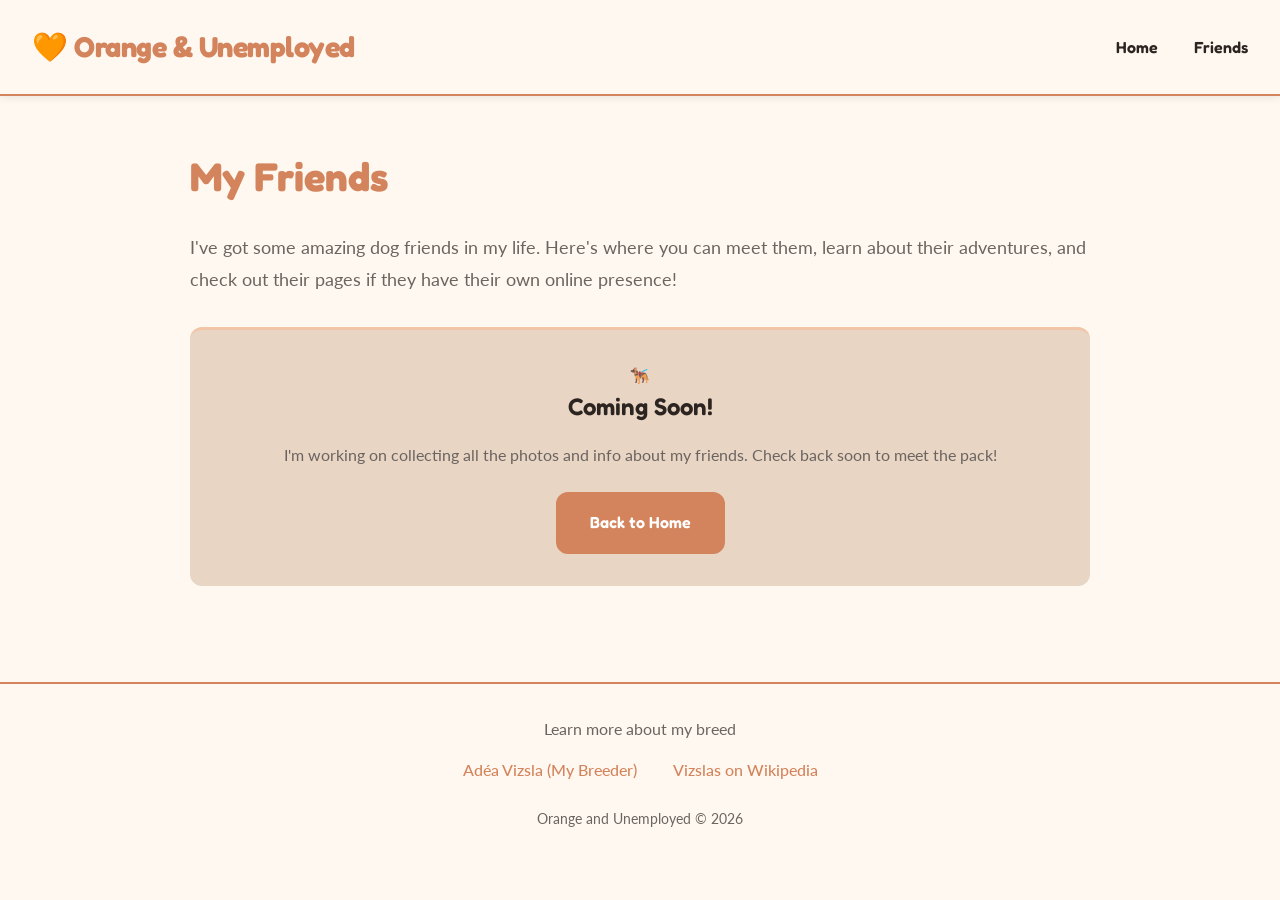
<file: old-site/friends.html>
<!DOCTYPE html>
<html lang="en">
<head>
    <meta charset="UTF-8">
    <meta name="viewport" content="width=device-width, initial-scale=1.0">
    <title>Friends - Orange and Unemployed</title>
    <link rel="stylesheet" href="https://fonts.googleapis.com/css2?family=Fredoka:wght@400;600;700&family=Lato:wght@400;700&display=swap">
    <style>
        :root {
            --vizsla-rust: #D4845C;
            --cream: #FFF8F0;
            --chocolate: #2C2420;
            --peach: #F0C5A8;
            --slate: #6B6460;
            --cream-dark: #E8D5C4;
        }

        @media (prefers-color-scheme: dark) {
            :root:not([data-theme="light"]) {
                --vizsla-rust: #E8A876;
                --cream: #1A1815;
                --chocolate: #F5F0EB;
                --peach: #D4956F;
                --slate: #B8AFA5;
                --cream-dark: #2A241A;
            }
        }

        :root[data-theme="dark"] {
            --vizsla-rust: #E8A876;
            --cream: #1A1815;
            --chocolate: #F5F0EB;
            --peach: #D4956F;
            --slate: #B8AFA5;
            --cream-dark: #2A241A;
        }

        * {
            margin: 0;
            padding: 0;
            box-sizing: border-box;
        }

        body {
            font-family: 'Lato', -apple-system, BlinkMacSystemFont, 'Segoe UI', sans-serif;
            color: var(--chocolate);
            background: var(--cream);
            line-height: 1.6;
        }

        /* Navigation */
        nav {
            position: sticky;
            top: 0;
            background: var(--cream);
            border-bottom: 2px solid var(--vizsla-rust);
            padding: 1.5rem 2rem;
            display: flex;
            justify-content: space-between;
            align-items: center;
            z-index: 100;
            box-shadow: 0 2px 8px rgba(0, 0, 0, 0.08);
        }

        nav h1 {
            font-family: 'Fredoka', sans-serif;
            font-size: 1.8rem;
            font-weight: 700;
            color: var(--vizsla-rust);
            letter-spacing: -0.5px;
        }

        nav a {
            font-family: 'Fredoka', sans-serif;
            font-size: 1rem;
            font-weight: 600;
            color: var(--chocolate);
            text-decoration: none;
            margin-left: 2rem;
            transition: color 0.2s;
        }

        nav a:hover {
            color: var(--vizsla-rust);
        }

        /* Main Section */
        .section {
            padding: 3rem 2rem;
        }

        .section-content {
            max-width: 900px;
            margin: 0 auto;
        }

        .section h2 {
            font-family: 'Fredoka', sans-serif;
            font-size: 2.5rem;
            font-weight: 700;
            color: var(--vizsla-rust);
            margin-bottom: 1.5rem;
            text-wrap: balance;
        }

        .intro-text {
            font-size: 1.1rem;
            color: var(--slate);
            margin-bottom: 2rem;
            line-height: 1.8;
        }

        .placeholder-box {
            background: var(--cream-dark);
            border-left: 4px solid var(--vizsla-rust);
            padding: 2rem;
            border-radius: 8px;
            text-align: center;
            margin-bottom: 2rem;
        }

        .placeholder-box p {
            font-size: 1rem;
            color: var(--chocolate);
            margin-bottom: 1rem;
        }

        .placeholder-box .emoji {
            font-size: 3rem;
            margin-bottom: 1rem;
        }

        /* Coming Soon Card */
        .coming-soon-card {
            background: var(--cream-dark);
            border-radius: 12px;
            padding: 2rem;
            text-align: center;
            border-top: 3px solid var(--peach);
        }

        .coming-soon-card h3 {
            font-family: 'Fredoka', sans-serif;
            font-size: 1.5rem;
            font-weight: 600;
            color: var(--chocolate);
            margin-bottom: 1rem;
        }

        .coming-soon-card p {
            color: var(--slate);
            margin-bottom: 1.5rem;
        }

        .btn {
            font-family: 'Fredoka', sans-serif;
            font-size: 1rem;
            font-weight: 600;
            padding: 1rem 2rem;
            border-radius: 12px;
            text-decoration: none;
            transition: all 0.2s;
            border: 2px solid var(--vizsla-rust);
            cursor: pointer;
            display: inline-block;
        }

        .btn-primary {
            background: var(--vizsla-rust);
            color: white;
        }

        .btn-primary:hover {
            background: var(--chocolate);
            border-color: var(--chocolate);
            transform: translateY(-2px);
        }

        /* Footer */
        footer {
            padding: 2rem;
            text-align: center;
            border-top: 2px solid var(--vizsla-rust);
            margin-top: 3rem;
        }

        footer a {
            color: var(--vizsla-rust);
            text-decoration: none;
            margin: 0 1rem;
            font-weight: 500;
            transition: color 0.2s;
        }

        footer a:hover {
            color: var(--chocolate);
        }

        @media (max-width: 768px) {
            nav {
                flex-direction: column;
                gap: 1rem;
            }

            nav a {
                margin-left: 0;
            }

            .section h2 {
                font-size: 1.8rem;
            }
        }
    </style>
</head>
<body>
    <nav>
        <h1>🧡 Orange & Unemployed</h1>
        <div>
            <a href="index.html">Home</a>
            <a href="friends.html">Friends</a>
        </div>
    </nav>

    <section class="section">
        <div class="section-content">
            <h2>My Friends</h2>
            <p class="intro-text">I've got some amazing dog friends in my life. Here's where you can meet them, learn about their adventures, and check out their pages if they have their own online presence!</p>

            <div class="coming-soon-card">
                <div class="emoji">🐕‍🦺</div>
                <h3>Coming Soon!</h3>
                <p>I'm working on collecting all the photos and info about my friends. Check back soon to meet the pack!</p>
                <a href="index.html" class="btn btn-primary">Back to Home</a>
            </div>
        </div>
    </section>

    <footer>
        <p style="margin-bottom: 1rem; color: var(--slate);">Learn more about my breed</p>
        <div>
            <a href="https://www.facebook.com/adeavizsla" target="_blank">Adéa Vizsla (My Breeder)</a>
            <a href="https://en.wikipedia.org/wiki/Vizsla" target="_blank">Vizslas on Wikipedia</a>
        </div>
        <p style="margin-top: 1.5rem; font-size: 0.9rem; color: var(--slate);">Orange and Unemployed © 2026</p>
    </footer>
</body>
</html>
</file>
<file: styles.css>
:root {
  --ink: #070407;
  --ink-2: #160b0c;
  --orange: #ff5f00;
  --orange-deep: #e03a00;
  --hot: #ffb000;
  --paper: #fff3e6;
  --paper-2: #fffaf3;
  --peach: #ffc08a;
  --muted: #c9b3a3;
  /* neon glow layers */
  --glow-text: 0 0 6px rgba(255,95,0,.9), 0 0 18px rgba(255,95,0,.65), 0 0 42px rgba(255,60,0,.45);
  --glow-box: 0 0 8px rgba(255,95,0,.9), 0 0 24px rgba(255,95,0,.55), 0 0 56px rgba(255,60,0,.3);
}

*, *::before, *::after { box-sizing: border-box; margin: 0; padding: 0; }

html { scroll-behavior: smooth; scroll-padding-top: 4.5rem; }

body {
  font-family: "Bricolage Grotesque", system-ui, sans-serif;
  font-variation-settings: "wdth" 100;
  background: var(--ink);
  color: var(--paper);
  line-height: 1.55;
  font-size: 1.1rem;
  -webkit-font-smoothing: antialiased;
  overflow-x: clip;
}

img { display: block; max-width: 100%; }
a { color: inherit; }

:focus-visible { outline: 3px solid var(--peach); outline-offset: 3px; }

.wrap {
  width: min(1180px, 100% - 2rem);
  margin-inline: auto;
}

.hand { font-family: "Caveat", cursive; font-weight: 700; }

/* nav */
.nav {
  position: sticky; top: 0; z-index: 50;
  background: var(--ink);
  border-bottom: 3px solid var(--orange);
  box-shadow: 0 2px 14px rgba(255,95,0,.75), 0 4px 34px rgba(255,60,0,.35);
}
.nav__in {
  display: flex; justify-content: space-between; align-items: center;
  gap: 1rem; padding-block: .8rem;
}
.nav__logo {
  font-weight: 800; font-size: 1.25rem; color: var(--orange);
  text-decoration: none; font-variation-settings: "wdth" 75; letter-spacing: .01em;
  text-shadow: var(--glow-text);
}
.nav__links { display: flex; gap: .4rem; }
.nav__links a {
  text-decoration: none; font-weight: 700; padding: .4rem .9rem; border-radius: 999px;
}
.nav__links a:hover { background: var(--ink-2); }
.nav__links a[aria-current="page"] { background: var(--orange); color: var(--ink); box-shadow: var(--glow-box); }

/* bands */
.band { padding-block: clamp(3rem, 8vw, 6rem); }
.band--paper { background: var(--paper); color: var(--ink); }
.band--orange { background: var(--orange); color: var(--ink); }
.band--ink2 { background: var(--ink-2); }

.h2 {
  font-size: clamp(2.4rem, 7vw, 5rem);
  font-weight: 800; line-height: .92;
  font-variation-settings: "wdth" 75;
  margin-bottom: 1.2rem;
}

/* hero */
.hero { padding-block: clamp(2.5rem, 6vw, 5rem) clamp(3rem, 6vw, 5rem); overflow: hidden; }
.hero__grid {
  display: grid; grid-template-columns: 1.6fr 1fr;
  gap: clamp(1.5rem, 4vw, 3rem); align-items: center;
}
.h1 {
  font-weight: 800; color: var(--orange);
  font-variation-settings: "wdth" 75;
  font-size: clamp(3.6rem, 14vw, 10rem);
  line-height: .86; letter-spacing: -.01em;
  text-transform: uppercase;
  /* drop-shadow on the whole block so the line masks don't clip the glow */
  filter: drop-shadow(0 0 4px rgba(255,95,0,.95)) drop-shadow(0 0 14px rgba(255,95,0,.6)) drop-shadow(0 0 32px rgba(255,60,0,.45));
}
.h1__line { display: block; overflow: hidden; padding-bottom: .05em; }
.h1__line > span { display: block; animation: rise .8s cubic-bezier(.2,.9,.3,1) both; }
.h1__line:nth-child(2) > span { animation-delay: .12s; }
.h1__line:nth-child(3) > span { animation-delay: .24s; }
@keyframes rise { from { transform: translateY(105%); } to { transform: none; } }

.hero__lede { max-width: 34ch; margin-top: 1.6rem; font-size: 1.3rem; color: var(--paper); }
.hero__cta { display: flex; flex-wrap: wrap; gap: .8rem; margin-top: 1.6rem; }

.btn {
  display: inline-block; font: inherit; font-weight: 800; cursor: pointer;
  padding: .8rem 1.4rem; border-radius: 999px; text-decoration: none;
  border: 3px solid var(--orange); background: var(--orange); color: var(--ink);
}
.btn { box-shadow: var(--glow-box); }
.btn:hover { background: var(--hot); border-color: var(--hot); box-shadow: 0 0 10px rgba(255,176,0,.95), 0 0 30px rgba(255,140,0,.7), 0 0 64px rgba(255,95,0,.45); }
.btn--ghost { background: transparent; color: var(--orange); text-shadow: 0 0 8px rgba(255,95,0,.8); }
.btn--ghost:hover { text-shadow: none; }
.btn--ghost:hover { background: var(--orange); color: var(--ink); border-color: var(--orange); }

.hero__photo { position: relative; justify-self: center; width: min(100%, 380px); animation: drop .9s .3s cubic-bezier(.3,1.4,.5,1) both; }
@keyframes drop { from { transform: translateY(-40px) rotate(-8deg); opacity: 0; } to { opacity: 1; } }

.polaroid {
  background: var(--paper-2); padding: .65rem .65rem .4rem; color: var(--ink);
  box-shadow: 0 16px 32px rgba(0,0,0,.35);
  transform: rotate(var(--r, 0deg));
}
.polaroid img { width: 100%; aspect-ratio: 4 / 5; object-fit: cover; background: var(--peach); }
.polaroid figcaption { font-size: 1.55rem; line-height: 1.1; padding: .55rem .3rem .4rem; }
.hero__photo .polaroid { --r: 3deg; }

.badge {
  position: absolute; right: -1rem; bottom: 3.4rem; z-index: 2;
  width: 7.6rem; aspect-ratio: 1; border-radius: 50%;
  background: var(--orange); color: var(--ink);
  display: grid; place-items: center; text-align: center;
  font-size: 1.5rem; line-height: .95; padding: 1rem;
  transform: rotate(-12deg); border: 3px solid var(--ink);
  box-shadow: var(--glow-box);
}

/* tape band */
.tape {
  background: var(--orange); color: var(--ink);
  transform: rotate(-1.2deg); margin-block: -.5rem; position: relative; z-index: 3;
  padding-block: .85rem; font-weight: 800; font-variation-settings: "wdth" 75; font-size: 1.5rem;
  box-shadow: 0 0 18px rgba(255,95,0,.85), 0 0 50px rgba(255,60,0,.45);
}
.tape__in { display: flex; flex-wrap: wrap; justify-content: center; gap: .4rem 2.4rem; }
.tape__in span::before { content: ""; display: inline-block; width: .5em; height: .5em; border-radius: 50%; background: var(--ink); margin-right: .6em; }

/* resume */
.resume { display: grid; grid-template-columns: 1.3fr 1fr; gap: clamp(2rem, 5vw, 4rem); align-items: start; }
.form {
  background: var(--paper-2); border: 3px solid var(--ink); padding: clamp(1.2rem, 3vw, 2rem);
  transform: rotate(-.6deg); box-shadow: 8px 8px 0 var(--orange), 8px 8px 22px rgba(255,95,0,.7);
}
.form dl { display: grid; grid-template-columns: 7.5rem 1fr; }
.form dt, .form dd { padding-block: .8rem; border-top: 2px solid var(--ink); }
.form dt { font-weight: 800; color: var(--orange-deep); }
.form dl > :nth-child(-n+2) { border-top: 0; }
.resume__pics { display: grid; gap: 1.6rem; justify-items: center; }
.resume__pics .polaroid { width: min(100%, 300px); }
.resume__pics .polaroid:nth-child(1) { --r: 3deg; }
.resume__pics .polaroid:nth-child(2) { --r: -3deg; margin-top: -.5rem; }

/* day toy */
.day { display: grid; grid-template-columns: 1fr 1fr; gap: clamp(1.5rem, 5vw, 4rem); align-items: center; }
.day__time { font-size: clamp(4.5rem, 15vw, 10rem); font-weight: 800; line-height: .85; font-variation-settings: "wdth" 75; }
.day__title { font-size: clamp(1.8rem, 4vw, 2.8rem); font-weight: 800; line-height: 1; margin-top: .8rem; font-variation-settings: "wdth" 85; }
.day__text { font-size: 1.5rem; max-width: 26ch; margin-top: .4rem; min-height: 3.2em; }
.day__ctl { margin-top: 1.4rem; }
.day__ctl label { display: block; font-weight: 800; margin-bottom: .4rem; }
input[type="range"] { width: 100%; accent-color: var(--ink); height: 2.2rem; cursor: pointer; }
.day__stops { display: flex; justify-content: space-between; gap: .3rem; margin-top: .3rem; }
.day__stops button {
  font: inherit; font-weight: 700; font-size: .95rem; background: transparent; color: var(--ink);
  border: 2px solid transparent; border-radius: 999px; padding: .2rem .55rem; cursor: pointer;
}
.day__stops button:hover { border-color: var(--ink); }
.day__stops button[aria-pressed="true"] { background: var(--ink); color: var(--orange); }
.day__photo { justify-self: center; width: min(100%, 360px); }
.day__photo .polaroid { --r: 2.5deg; transition: transform .35s; }
.day__photo img { transition: opacity .25s; }
.day__photo.is-swap img { opacity: 0; }

/* growing up roll */
.roll { display: grid; grid-template-columns: repeat(4, 1fr); gap: 2.6rem 1.4rem; margin-top: 2.4rem; }
.roll .polaroid img { aspect-ratio: 1; }
.roll > :nth-child(4n+2) { margin-top: 1.6rem; }
.roll > :nth-child(4n+4) { margin-top: 1.6rem; }

/* references */
.refs { display: grid; grid-template-columns: 1fr 1fr; gap: clamp(2rem, 5vw, 4rem); margin-top: 2.4rem; }
.ref__pics { display: grid; grid-template-columns: 1fr 1fr; gap: 1rem; }
.ref__pics .polaroid:nth-child(1) { --r: -2.5deg; }
.ref__pics .polaroid:nth-child(2) { --r: 2.5deg; margin-top: 1.4rem; }
.ref__who { font-size: 2rem; font-weight: 800; margin-top: 1.6rem; font-variation-settings: "wdth" 80; color: var(--orange); text-shadow: var(--glow-text); }
.ref__says { max-width: 34ch; }

/* footer */
.foot { background: var(--ink); border-top: 3px solid var(--orange); padding-block: 2.5rem; box-shadow: 0 -2px 14px rgba(255,95,0,.7); }
.foot__in { display: grid; gap: .8rem; }
.foot a { color: var(--orange); text-shadow: 0 0 8px rgba(255,95,0,.8); }
.foot small { color: var(--muted); font-size: .95rem; }

/* friends page */
.pals { display: grid; grid-template-columns: repeat(2, 1fr); gap: 2.4rem 2rem; margin-top: 2.4rem; align-items: start; }
.pal { background: var(--paper-2); color: var(--ink); border: 3px solid var(--ink); box-shadow: 8px 8px 0 var(--orange), 8px 8px 24px rgba(255,95,0,.7); padding: 1rem 1rem 1.4rem; }
.pal:nth-child(1) { transform: rotate(-1deg); }
.pal:nth-child(2) { transform: rotate(1deg); margin-top: 1.5rem; }
.pal:nth-child(3) { transform: rotate(.7deg); }
.pal:nth-child(4) { transform: rotate(-1deg); margin-top: 1.5rem; }
.pal img { width: 100%; aspect-ratio: 4 / 3; object-fit: cover; }
.pal h3 { font-size: 2.4rem; font-weight: 800; line-height: 1; margin-top: .9rem; font-variation-settings: "wdth" 75; }
.pal__job { font-weight: 700; color: var(--orange-deep); margin-bottom: .6rem; }
.pal__says { font-size: 1.6rem; line-height: 1.1; margin-bottom: 1.1rem; }
.stats { display: grid; gap: .7rem; }
.stat { display: grid; grid-template-columns: 1fr auto; gap: .1rem .6rem; font-size: 1rem; font-weight: 700; }
.stat__bar { grid-column: 1 / -1; height: .8rem; background: var(--peach); border: 2px solid var(--ink); border-radius: 999px; overflow: hidden; }
.stat__bar i { display: block; height: 100%; background: linear-gradient(90deg, var(--orange), var(--hot)); width: calc(var(--v) * 10%); border-right: 2px solid var(--ink); }

.stage-wrap { max-width: 920px; margin-inline: auto; }
.stage {
  position: relative; width: 100%; aspect-ratio: 3 / 2;
  background: var(--ink); border: 3px solid var(--orange); border-radius: 1rem; overflow: hidden;
  box-shadow: var(--glow-box), inset 0 0 30px rgba(255,95,0,.25);
}
.stage::after { content: ""; position: absolute; left: 0; right: 0; bottom: 0; height: 12%; background: var(--ink-2); border-top: 3px solid var(--orange); box-shadow: 0 -2px 16px rgba(255,95,0,.6); }
.fig { position: absolute; bottom: 5%; z-index: 1; transition: left .7s cubic-bezier(.3,1.3,.5,1), right .7s cubic-bezier(.3,1.3,.5,1), transform .7s cubic-bezier(.3,1.3,.5,1); }
.fig .polaroid { padding: .3rem .3rem .1rem; }
.fig .polaroid img { aspect-ratio: 3 / 4; }
.fig figcaption { font-size: clamp(1rem, 3vw, 1.5rem); padding: .2rem .2rem .1rem; text-align: center; }
.fig--kasha { left: 2%; width: 24%; --r: -3deg; }
.fig--dixon { left: 29%; width: 13%; --r: 3deg; }
.fig--dixon .polaroid img { aspect-ratio: 1; }
.fig--sage { left: 65%; width: 32%; --r: 2deg; }
.fig--triss { left: 46%; width: 19%; --r: 0deg; z-index: 2; }
.stage[data-s="herd"] .fig--triss { left: 50%; --r: 6deg; }
.stage[data-s="herd"] .fig--sage { left: 72%; transform: scale(.88) rotate(7deg); transform-origin: bottom; }
.stage[data-s="bully"] .fig--dixon { left: 45%; }
.stage[data-s="bully"] .fig--triss { left: 20%; z-index: 3; --r: -6deg; }
.stage[data-s="bully"] .fig--kasha { left: 0; transform: scale(.88) rotate(-7deg); transform-origin: bottom; }
.stage[data-s="stare"] .fig--triss { left: 49%; --r: 0deg; transform: scale(1.12); transform-origin: bottom; }
.stage[data-s="stare"] .fig--sage { left: 61%; }
.stage[data-s="dig"] .fig--dixon { left: 33%; transform: rotate(-9deg); transform-origin: bottom; }
.stage[data-s="dig"] .fig--triss { left: 50%; --r: 4deg; }
.stage .polaroid { transform: rotate(var(--r, 0deg)); transition: transform .7s cubic-bezier(.3,1.3,.5,1); }
.stage__line { min-height: 3.4em; font-size: 1.5rem; margin-top: 1.1rem; }
.stage__btns { display: flex; flex-wrap: wrap; gap: .7rem; align-items: center; margin-top: 1rem; }
.tally { margin-left: auto; font-weight: 800; color: var(--orange); text-shadow: var(--glow-text); }

@media (max-width: 860px) {
  .hero__grid, .resume, .day, .refs { grid-template-columns: 1fr; }
  .hero__photo { width: min(100%, 320px); }
  .roll { grid-template-columns: repeat(2, 1fr); }
  .roll > * { margin-top: 0 !important; }
  .roll > :nth-child(even) { margin-top: 1.4rem !important; }
  .pals { grid-template-columns: 1fr; max-width: 420px; margin-inline: auto; }
  .pal:nth-child(2), .pal:nth-child(4) { margin-top: 0; }
  .pal img { aspect-ratio: 4 / 5; }
  .form dl { grid-template-columns: 6.9rem 1fr; }
  .nav__logo { font-size: 1.05rem; }
  .stage { aspect-ratio: 1 / .75; }
}

@media (prefers-reduced-motion: reduce) {
  html { scroll-behavior: auto; }
  *, *::before, *::after { animation: none !important; transition: none !important; }
}
</file>
